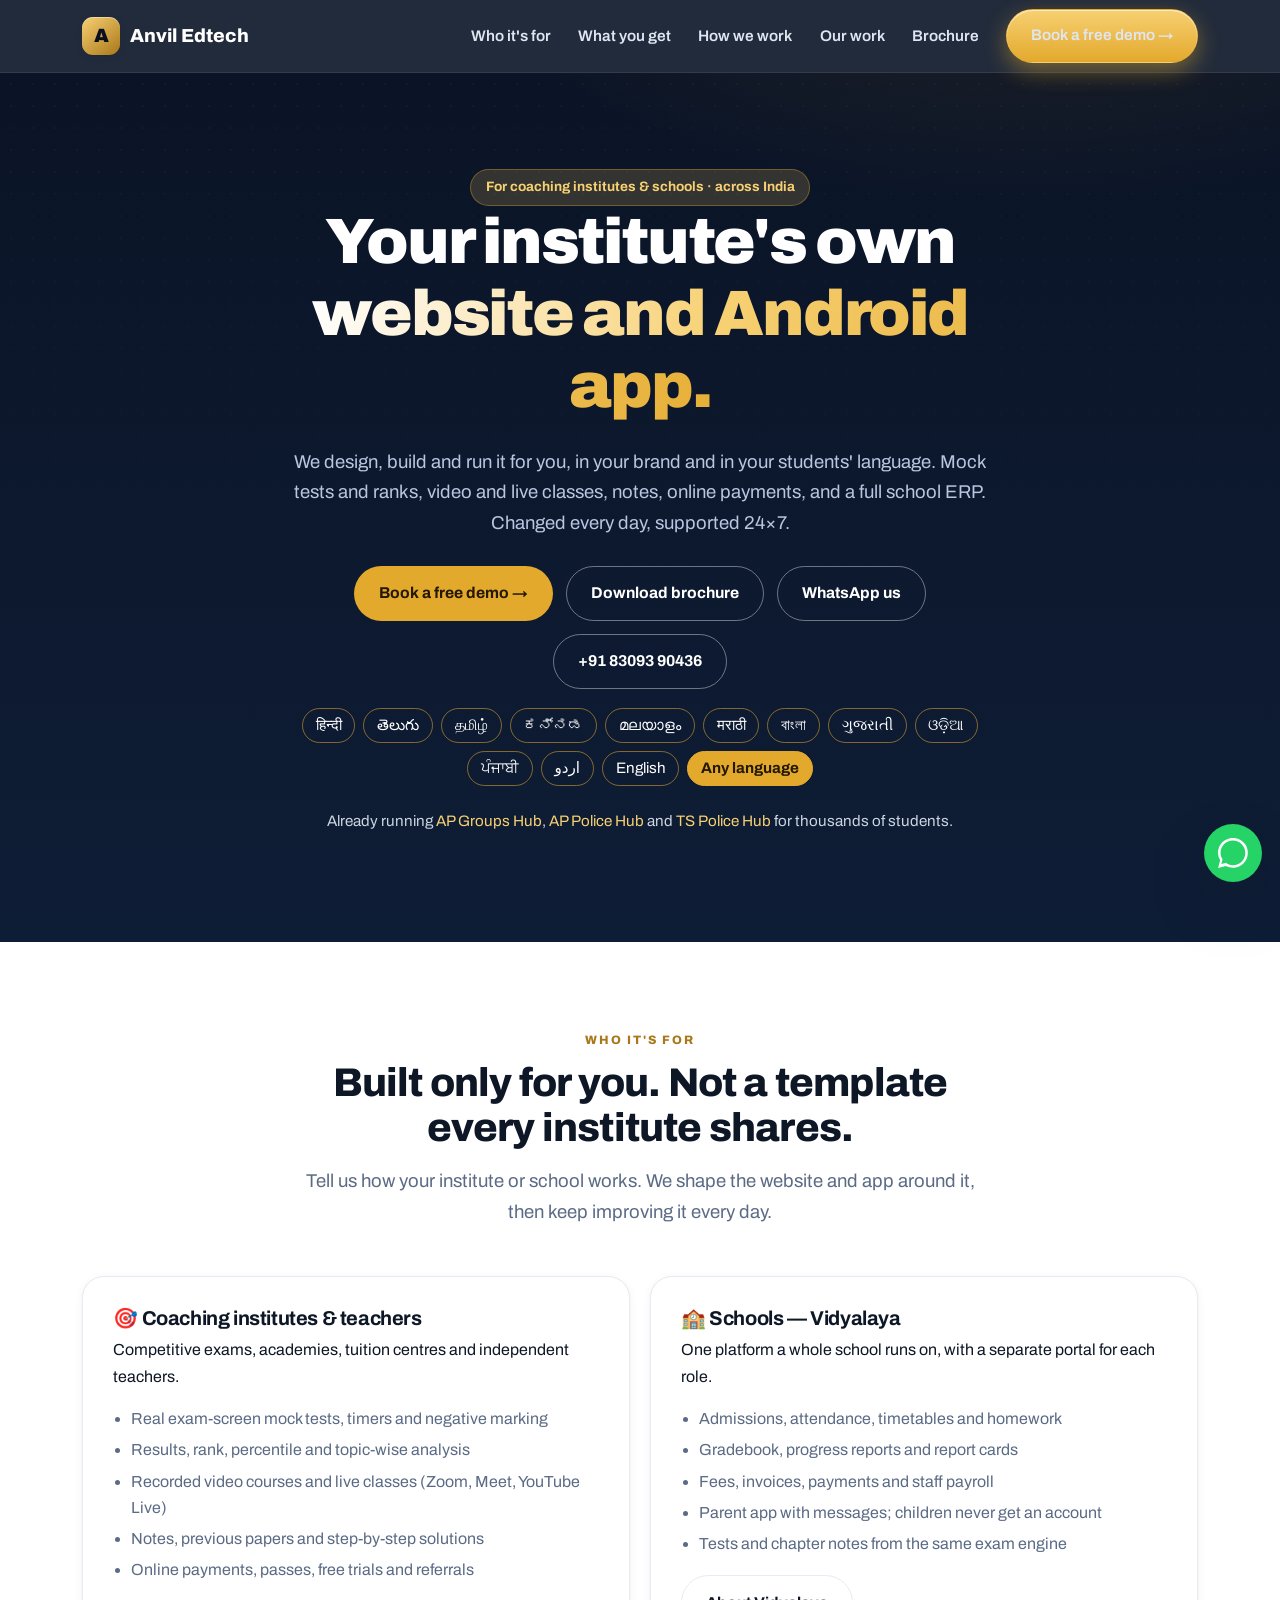
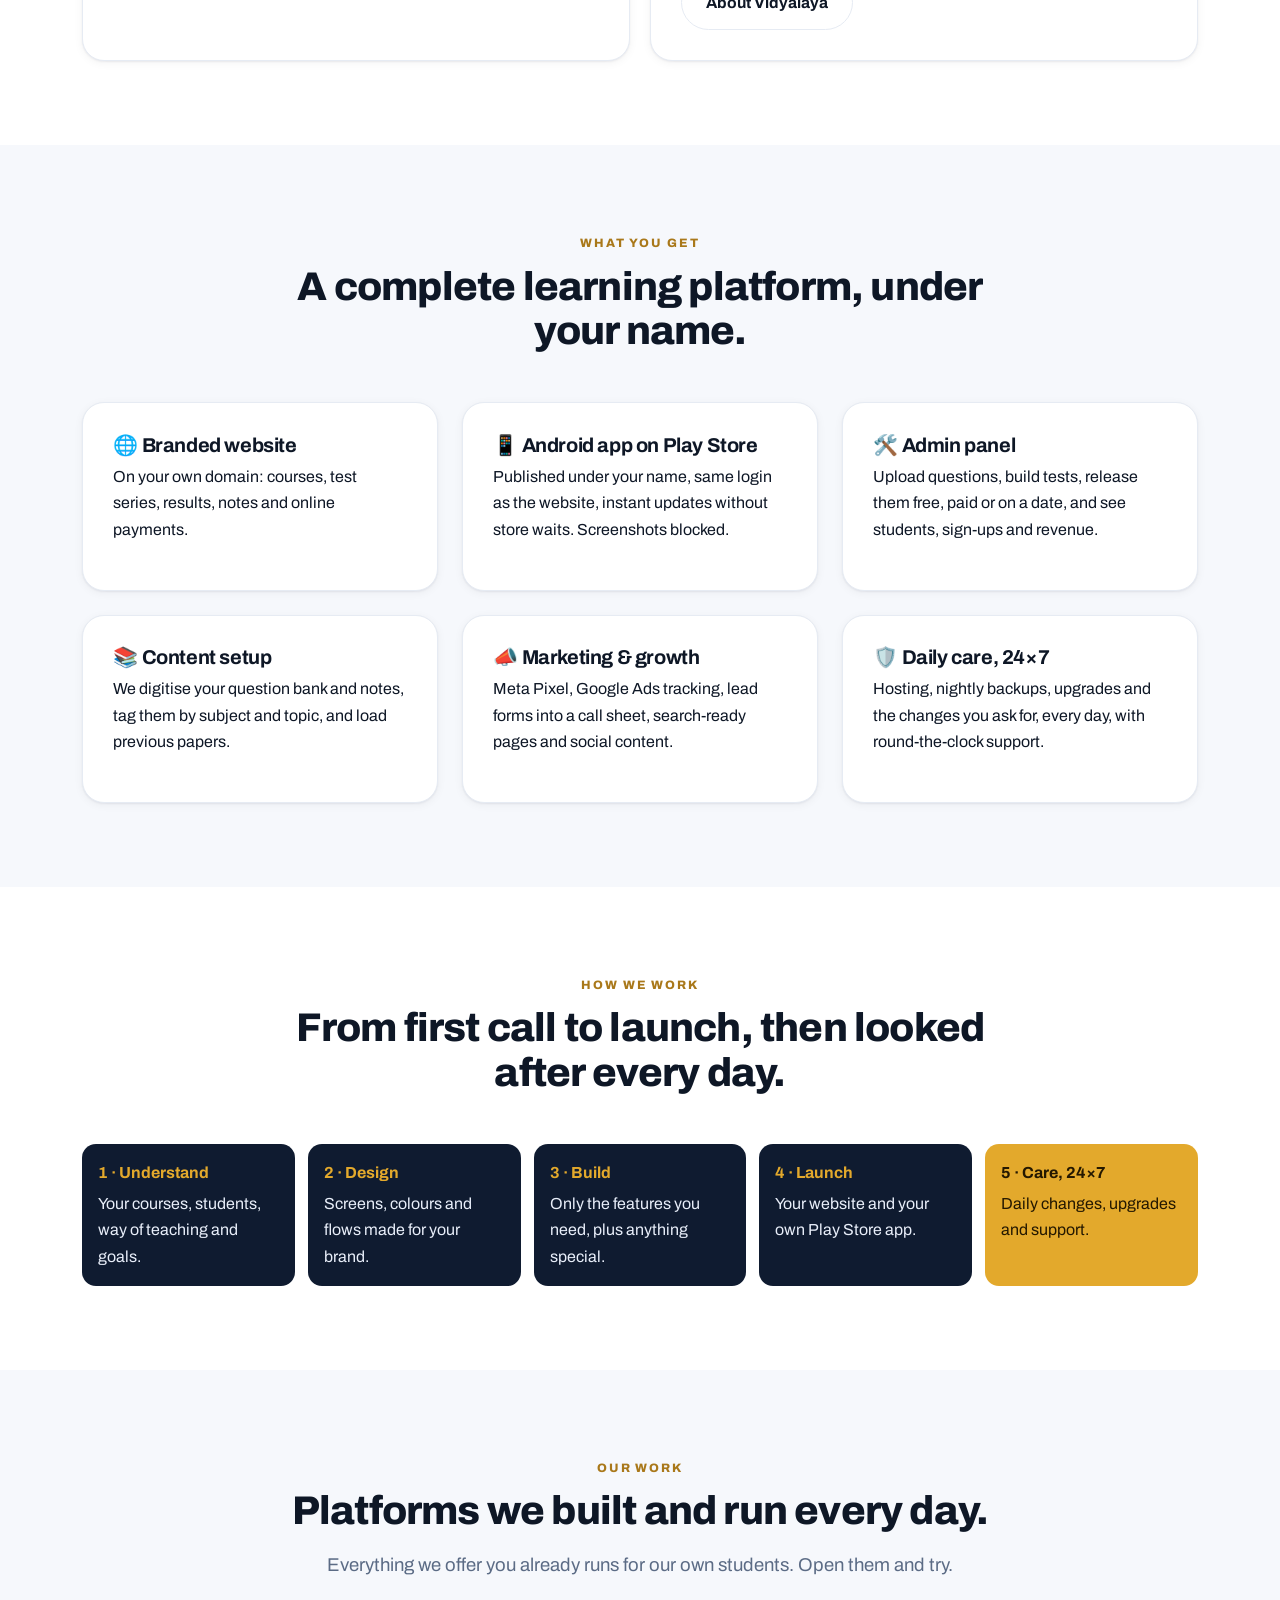
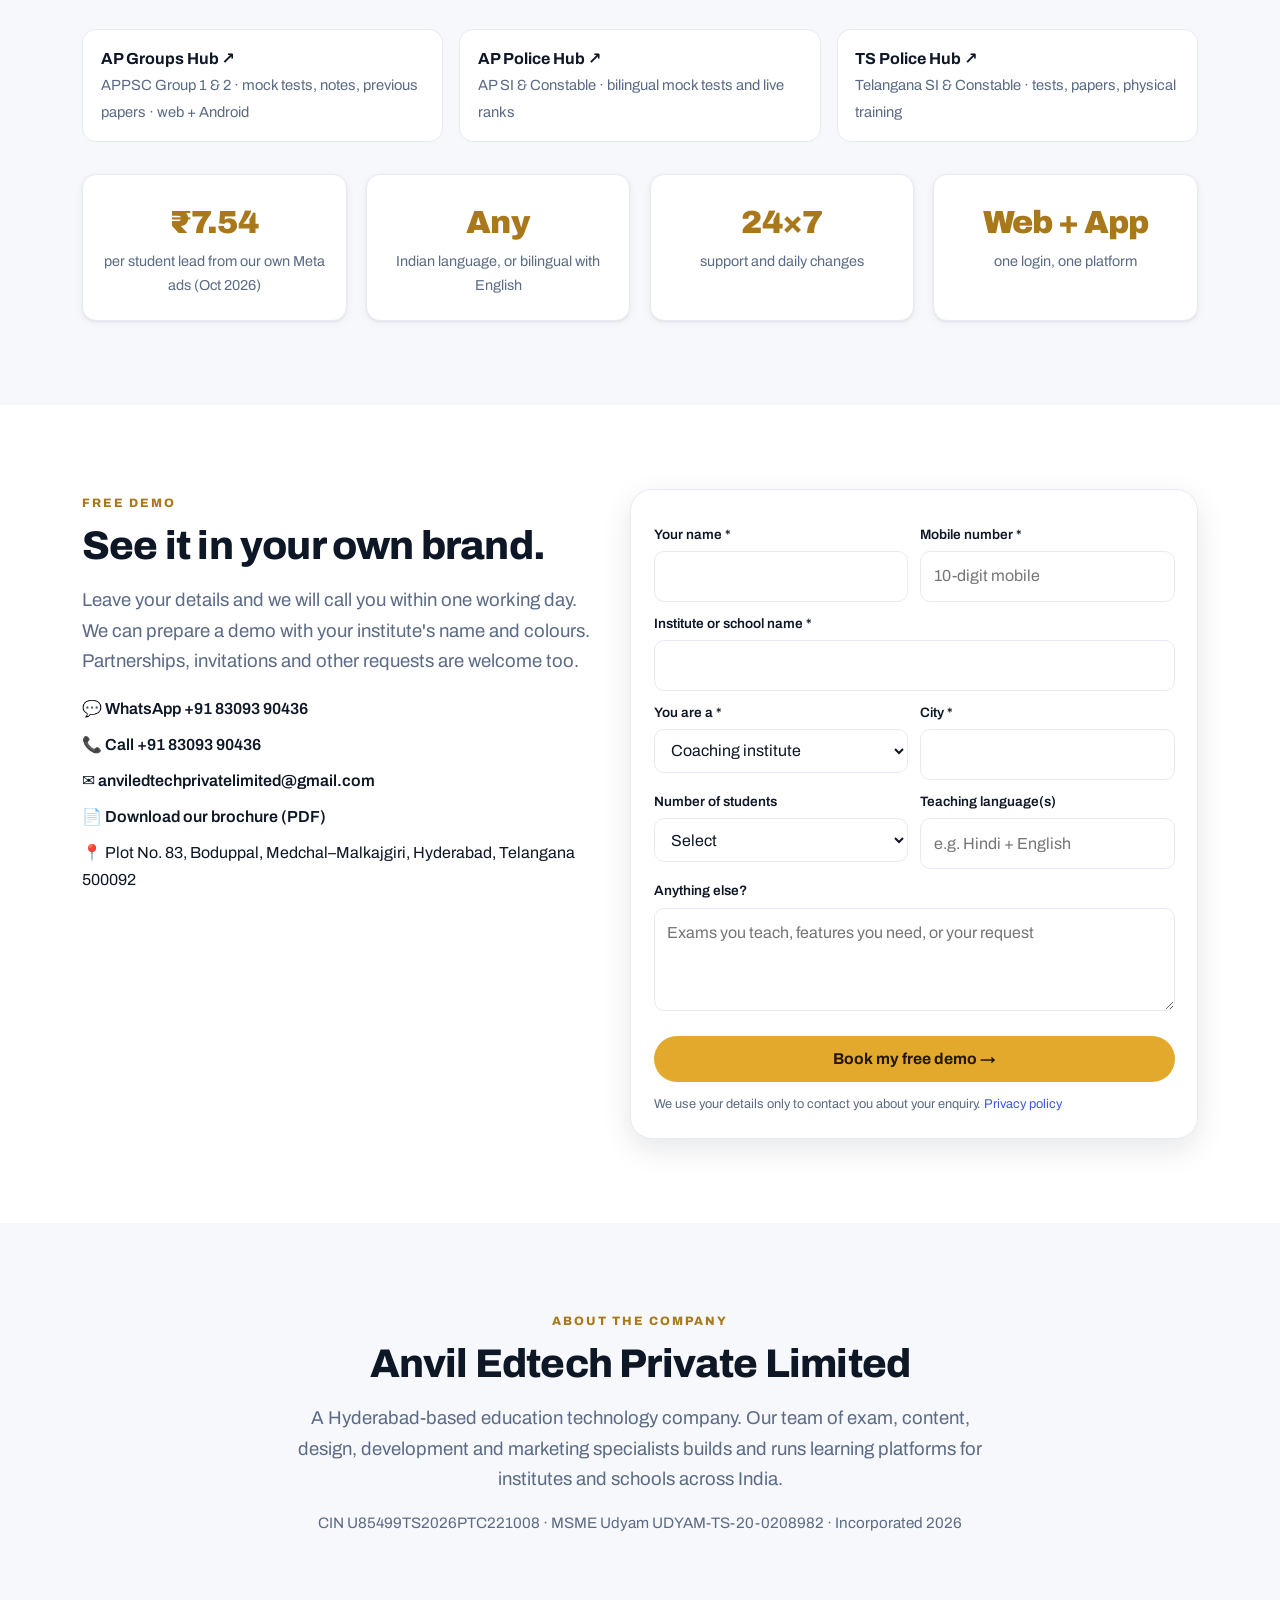
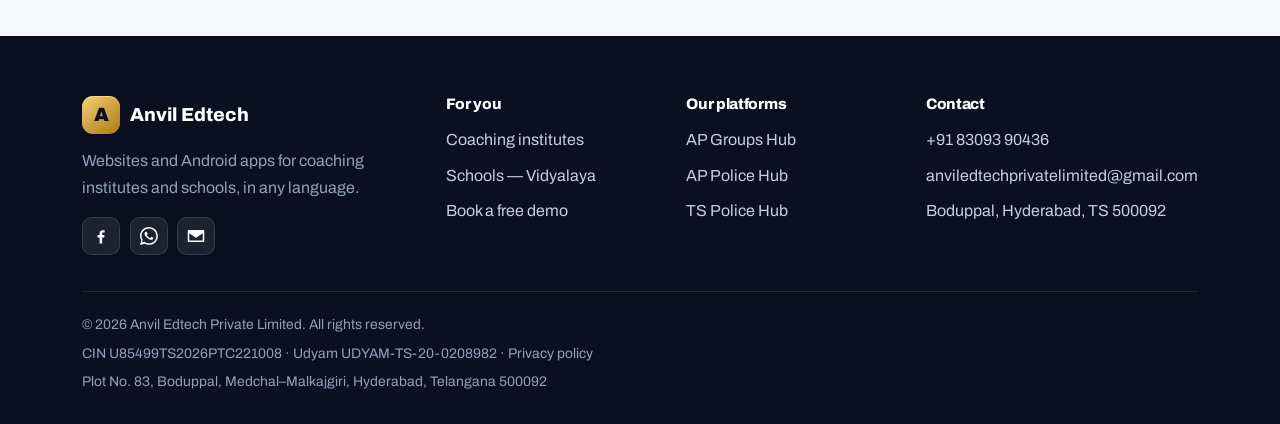
<file: index.html>
<!DOCTYPE html>
<html lang="en">
<head>
  <meta charset="UTF-8" />
  <meta name="viewport" content="width=device-width, initial-scale=1.0" />
  <title>Anvil Edtech — Websites &amp; Android apps for coaching institutes and schools</title>
  <meta name="description" content="Anvil Edtech builds and runs your coaching institute's or school's own website and Android app: mock tests, ranks, video and live classes, notes, payments, school ERP. Any Indian language or English, in your brand. Changed every day, supported 24x7." />
  <link rel="canonical" href="https://anviledtech.com/" />
  <meta name="theme-color" content="#0b1220" />
  <!-- Open Graph / social preview -->
  <meta property="og:type" content="website" />
  <meta property="og:site_name" content="Anvil Edtech" />
  <meta property="og:title" content="Your institute's own website and Android app — Anvil Edtech" />
  <meta property="og:description" content="Custom-built for coaching institutes and schools, in any Indian language. Tests, video and live classes, notes, payments, school ERP. Changed every day, supported 24x7. Book a free demo." />
  <meta property="og:url" content="https://anviledtech.com/" />
  <meta property="og:image" content="https://anviledtech.com/assets/img/og-cover.png" />
  <meta property="og:image:width" content="1640" />
  <meta property="og:image:height" content="624" />
  <meta name="twitter:card" content="summary_large_image" />
  <meta name="twitter:title" content="Your institute's own website and Android app — Anvil Edtech" />
  <meta name="twitter:description" content="Custom-built for coaching institutes and schools, in any Indian language. Book a free demo." />
  <meta name="twitter:image" content="https://anviledtech.com/assets/img/og-cover.png" />
  <!-- Organization structured data -->
  <script type="application/ld+json">
  {
    "@context": "https://schema.org",
    "@type": "Organization",
    "name": "Anvil Edtech Private Limited",
    "alternateName": "Anvil Edtech",
    "url": "https://anviledtech.com/",
    "logo": "https://anviledtech.com/assets/img/anvil-mark.png",
    "description": "Anvil Edtech builds and runs custom websites and Android apps for coaching institutes and schools across India, in any Indian language or English, maintained every day and supported 24x7.",
    "email": "anviledtechprivatelimited@gmail.com",
    "telephone": "+91-83093-90436",
    "address": {
      "@type": "PostalAddress",
      "streetAddress": "Plot No. 83, Boduppal, Medchal-Malkajgiri",
      "addressLocality": "Hyderabad",
      "addressRegion": "Telangana",
      "postalCode": "500092",
      "addressCountry": "IN"
    },
    "areaServed": "IN",
    "sameAs": [
      "https://www.facebook.com/profile.php?id=61595904179043"
    ]
  }
  </script>
  <link rel="preconnect" href="https://fonts.googleapis.com" />
  <link rel="preconnect" href="https://fonts.gstatic.com" crossorigin />
  <link href="https://fonts.googleapis.com/css2?family=Archivo:wght@400;500;600;700;800;900&family=Noto+Sans+Telugu:wght@400;600;700&display=swap" rel="stylesheet" />
  <link rel="stylesheet" href="assets/css/style.css?v=6" />
  <link rel="stylesheet" href="assets/css/leads.css?v=1" />
  <link rel="icon" href="data:image/svg+xml,%3Csvg xmlns='http://www.w3.org/2000/svg' viewBox='0 0 100 100'%3E%3Crect width='100' height='100' rx='22' fill='%230a1020'/%3E%3Ctext x='50' y='72' font-size='62' font-family='sans-serif' font-weight='bold' fill='%23e8b23a' text-anchor='middle'%3EA%3C/text%3E%3C/svg%3E" />
  <script src="assets/js/config.js?v=2"></script>
  <script src="assets/js/leads.js?v=2" defer></script>
</head>
<body>
  <noscript><img height="1" width="1" style="display:none" alt="" src="https://www.facebook.com/tr?id=2990692574613458&ev=PageView&noscript=1" /></noscript>

  <!-- ============ HEADER ============ -->
  <header class="site-header">
    <div class="container nav">
      <a href="index.html" class="brand">
        <span class="logo-mark">A</span><span>Anvil Edtech</span>
      </a>
      <button class="nav-toggle" aria-label="Toggle menu" id="navToggle">&#9776;</button>
      <ul class="nav-links" id="navLinks">
        <li><a href="#for-you">Who it's for</a></li>
        <li><a href="#what-you-get">What you get</a></li>
        <li><a href="#how">How we work</a></li>
        <li><a href="#work">Our work</a></li>
        <li><a href="brochure/">Brochure</a></li>
        <li><a href="#demo" class="btn btn-primary">Book a free demo &rarr;</a></li>
      </ul>
    </div>
  </header>

  <!-- ============ HERO ============ -->
  <section class="hero-dark">
    <div class="container">
      <div class="section-head center" style="margin-bottom: 1rem;">
        <span class="tag">For coaching institutes &amp; schools · across India</span>
        <h1>Your institute's own<br /><span class="grad-text">website and Android app.</span></h1>
        <p class="lead">We design, build and run it for you, in your brand and in your students' language. Mock tests and ranks, video and live classes, notes, online payments, and a full school ERP. Changed every day, supported 24×7.</p>
        <div class="hero-actions" style="justify-content: center;">
          <a href="#demo" class="btn btn-accent">Book a free demo &rarr;</a>
          <a href="brochure/" class="btn btn-outline-light">Download brochure</a>
          <a data-wa="Hi Anvil Edtech, I want a demo of a website and app for my institute." href="#demo" class="btn btn-outline-light">WhatsApp us</a>
          <a data-tel data-fill href="#demo" class="btn btn-outline-light">+91 83093 90436</a>
        </div>
        <div class="lang-row" style="justify-content: center;" aria-label="Languages we build in">
          <span lang="hi">हिन्दी</span><span lang="te">తెలుగు</span><span lang="ta">தமிழ்</span><span lang="kn">ಕನ್ನಡ</span><span lang="ml">മലയാളം</span><span lang="mr">मराठी</span><span lang="bn">বাংলা</span><span lang="gu">ગુજરાતી</span><span lang="or">ଓଡ଼ିଆ</span><span lang="pa">ਪੰਜਾਬੀ</span><span lang="ur">اردو</span><span>English</span><span class="any">Any language</span>
        </div>
        <p style="margin-top: 1.4rem; color: #cbd5e1; font-size: .95rem;">Already running <a href="https://apgroupshub.com/" target="_blank" rel="noopener" style="color:#f7d072;">AP Groups Hub</a>, <a href="https://appolicehub.com/" target="_blank" rel="noopener" style="color:#f7d072;">AP Police Hub</a> and <a href="https://tspolicehub.com/" target="_blank" rel="noopener" style="color:#f7d072;">TS Police Hub</a> for thousands of students.</p>
      </div>
    </div>
  </section>

  <!-- ============ WHO IT'S FOR ============ -->
  <section class="section" id="for-you">
    <div class="container">
      <div class="section-head center">
        <span class="eyebrow">Who it's for</span>
        <h2>Built only for you. Not a template every institute shares.</h2>
        <p class="lead">Tell us how your institute or school works. We shape the website and app around it, then keep improving it every day.</p>
      </div>
      <div class="audience">
        <div class="panel reveal">
          <h3>🎯 Coaching institutes &amp; teachers</h3>
          <p>Competitive exams, academies, tuition centres and independent teachers.</p>
          <ul>
            <li>Real exam-screen mock tests, timers and negative marking</li>
            <li>Results, rank, percentile and topic-wise analysis</li>
            <li>Recorded video courses and live classes (Zoom, Meet, YouTube Live)</li>
            <li>Notes, previous papers and step-by-step solutions</li>
            <li>Online payments, passes, free trials and referrals</li>
          </ul>
        </div>
        <div class="panel reveal">
          <h3>🏫 Schools — Vidyalaya</h3>
          <p>One platform a whole school runs on, with a separate portal for each role.</p>
          <ul>
            <li>Admissions, attendance, timetables and homework</li>
            <li>Gradebook, progress reports and report cards</li>
            <li>Fees, invoices, payments and staff payroll</li>
            <li>Parent app with messages; children never get an account</li>
            <li>Tests and chapter notes from the same exam engine</li>
          </ul>
          <a href="products/vidyalaya.html" class="btn btn-ghost" style="margin-top: .8rem;">About Vidyalaya</a>
        </div>
      </div>
    </div>
  </section>

  <!-- ============ WHAT YOU GET ============ -->
  <section class="section section-alt" id="what-you-get">
    <div class="container">
      <div class="section-head center">
        <span class="eyebrow">What you get</span>
        <h2>A complete learning platform, under your name.</h2>
      </div>
      <div class="grid grid-3">
        <div class="panel reveal"><h3>🌐 Branded website</h3><p>On your own domain: courses, test series, results, notes and online payments.</p></div>
        <div class="panel reveal"><h3>📱 Android app on Play Store</h3><p>Published under your name, same login as the website, instant updates without store waits. Screenshots blocked.</p></div>
        <div class="panel reveal"><h3>🛠️ Admin panel</h3><p>Upload questions, build tests, release them free, paid or on a date, and see students, sign-ups and revenue.</p></div>
        <div class="panel reveal"><h3>📚 Content setup</h3><p>We digitise your question bank and notes, tag them by subject and topic, and load previous papers.</p></div>
        <div class="panel reveal"><h3>📣 Marketing &amp; growth</h3><p>Meta Pixel, Google Ads tracking, lead forms into a call sheet, search-ready pages and social content.</p></div>
        <div class="panel reveal"><h3>🛡️ Daily care, 24×7</h3><p>Hosting, nightly backups, upgrades and the changes you ask for, every day, with round-the-clock support.</p></div>
      </div>
    </div>
  </section>

  <!-- ============ HOW WE WORK ============ -->
  <section class="section" id="how">
    <div class="container">
      <div class="section-head center">
        <span class="eyebrow">How we work</span>
        <h2>From first call to launch, then looked after every day.</h2>
      </div>
      <div class="steps">
        <div class="step reveal"><b>1 · Understand</b>Your courses, students, way of teaching and goals.</div>
        <div class="step reveal"><b>2 · Design</b>Screens, colours and flows made for your brand.</div>
        <div class="step reveal"><b>3 · Build</b>Only the features you need, plus anything special.</div>
        <div class="step reveal"><b>4 · Launch</b>Your website and your own Play Store app.</div>
        <div class="step reveal"><b>5 · Care, 24×7</b>Daily changes, upgrades and support.</div>
      </div>
    </div>
  </section>

  <!-- ============ OUR WORK ============ -->
  <section class="section section-alt" id="work">
    <div class="container">
      <div class="section-head center">
        <span class="eyebrow">Our work</span>
        <h2>Platforms we built and run every day.</h2>
        <p class="lead">Everything we offer you already runs for our own students. Open them and try.</p>
      </div>
      <div class="proof">
        <a href="https://apgroupshub.com/" target="_blank" rel="noopener" class="reveal"><b>AP Groups Hub ↗</b><span>APPSC Group 1 &amp; 2 · mock tests, notes, previous papers · web + Android</span></a>
        <a href="https://appolicehub.com/" target="_blank" rel="noopener" class="reveal"><b>AP Police Hub ↗</b><span>AP SI &amp; Constable · bilingual mock tests and live ranks</span></a>
        <a href="https://tspolicehub.com/" target="_blank" rel="noopener" class="reveal"><b>TS Police Hub ↗</b><span>Telangana SI &amp; Constable · tests, papers, physical training</span></a>
      </div>
      <div class="kpis" style="margin-top: 2rem;">
        <div class="kpi-card reveal"><div class="n">₹7.54</div><div class="l">per student lead from our own Meta ads (Oct 2026)</div></div>
        <div class="kpi-card reveal"><div class="n">Any</div><div class="l">Indian language, or bilingual with English</div></div>
        <div class="kpi-card reveal"><div class="n">24×7</div><div class="l">support and daily changes</div></div>
        <div class="kpi-card reveal"><div class="n">Web + App</div><div class="l">one login, one platform</div></div>
      </div>
    </div>
  </section>

  <!-- ============ DEMO FORM ============ -->
  <section class="section" id="demo">
    <div class="container demo-wrap">
      <div class="reveal">
        <span class="eyebrow">Free demo</span>
        <h2>See it in your own brand.</h2>
        <p class="lead">Leave your details and we will call you within one working day. We can prepare a demo with your institute's name and colours. Partnerships, invitations and other requests are welcome too.</p>
        <ul class="contact-list">
          <li>💬 <a data-wa="Hi Anvil Edtech, I want a demo of a website and app for my institute." href="#demo">WhatsApp +91 83093 90436</a></li>
          <li>📞 <a data-tel href="#demo">Call +91 83093 90436</a></li>
          <li>✉ <a data-mail="Enquiry from anviledtech.com" data-fill href="#demo">anviledtechprivatelimited@gmail.com</a></li>
          <li>📄 <a href="brochure/">Download our brochure (PDF)</a></li>
          <li>📍 Plot No. 83, Boduppal, Medchal–Malkajgiri, Hyderabad, Telangana 500092</li>
        </ul>
      </div>
      <form class="demo-form reveal" id="demoForm" novalidate>
        <div class="row">
          <div><label for="f-name">Your name *</label><input id="f-name" name="name" required autocomplete="name" /></div>
          <div><label for="f-phone">Mobile number *</label><input id="f-phone" name="phone" required inputmode="tel" autocomplete="tel" placeholder="10-digit mobile" /></div>
        </div>
        <label for="f-inst">Institute or school name *</label>
        <input id="f-inst" name="institute" required autocomplete="organization" />
        <div class="row">
          <div>
            <label for="f-type">You are a *</label>
            <select id="f-type" name="type" required>
              <option>Coaching institute</option>
              <option>School</option>
              <option>Independent teacher</option>
              <option>Academy / college</option>
              <option>Partnership or other request</option>
            </select>
          </div>
          <div><label for="f-city">City *</label><input id="f-city" name="city" required autocomplete="address-level2" /></div>
        </div>
        <div class="row">
          <div>
            <label for="f-students">Number of students</label>
            <select id="f-students" name="students">
              <option value="">Select</option><option>Under 100</option><option>100–500</option><option>500–2,000</option><option>2,000+</option>
            </select>
          </div>
          <div><label for="f-lang">Teaching language(s)</label><input id="f-lang" name="languages" placeholder="e.g. Hindi + English" /></div>
        </div>
        <label for="f-msg">Anything else?</label>
        <textarea id="f-msg" name="message" rows="3" placeholder="Exams you teach, features you need, or your request"></textarea>
        <button type="submit" class="btn btn-accent">Book my free demo &rarr;</button>
        <p class="form-status" id="demoStatus" role="status" aria-live="polite"></p>
        <p class="fine">We use your details only to contact you about your enquiry. <a href="privacy.html">Privacy policy</a></p>
      </form>
    </div>
  </section>

  <!-- ============ ABOUT ============ -->
  <section class="section section-alt" id="about">
    <div class="container">
      <div class="section-head center" style="margin-bottom: 0;">
        <span class="eyebrow">About the company</span>
        <h2>Anvil Edtech Private Limited</h2>
        <p class="lead">A Hyderabad-based education technology company. Our team of exam, content, design, development and marketing specialists builds and runs learning platforms for institutes and schools across India.</p>
        <p style="color: var(--muted); font-size: .95rem;">CIN U85499TS2026PTC221008 · MSME Udyam UDYAM-TS-20-0208982 · Incorporated 2026</p>
      </div>
    </div>
  </section>

  <!-- ============ FOOTER ============ -->
  <footer class="site-footer">
    <div class="container">
      <div class="footer-grid">
        <div>
          <a href="index.html" class="brand" style="color:#fff;"><span class="logo-mark">A</span><span>Anvil Edtech</span></a>
          <p style="margin-top: .9rem; color: #8ea0bd; max-width: 34ch;">Websites and Android apps for coaching institutes and schools, in any language.</p>
          <div class="socials">
            <a href="https://www.facebook.com/profile.php?id=61595904179043" target="_blank" rel="noopener" aria-label="Facebook" title="Facebook">
              <svg viewBox="0 0 24 24"><path d="M13.5 22v-8h2.7l.4-3.2h-3.1V8.8c0-.9.3-1.6 1.6-1.6h1.7V4.4c-.3 0-1.3-.1-2.5-.1-2.5 0-4.1 1.5-4.1 4.2v2.3H7.4V14h2.8v8h3.3z"/></svg>
            </a>
            <a data-wa href="#demo" aria-label="WhatsApp" title="WhatsApp">
              <svg viewBox="0 0 24 24"><path d="M.06 24l1.68-6.13A11.9 11.9 0 010 11.9C0 5.33 5.35 0 11.93 0a11.86 11.86 0 018.42 3.49 11.8 11.8 0 013.49 8.41c0 6.57-5.35 11.9-11.93 11.9a12 12 0 01-5.7-1.45L.06 24zm6.6-3.8c1.7.98 3.3 1.56 5.27 1.56 5.45 0 9.9-4.42 9.9-9.86a9.82 9.82 0 00-2.9-6.99 9.82 9.82 0 00-6.99-2.9c-5.46 0-9.9 4.43-9.9 9.88 0 2.08.6 3.63 1.62 5.26l-.99 3.62 3.9-1.02zm11.3-5.7c-.08-.12-.27-.2-.56-.34s-1.75-.86-2.02-.96c-.27-.1-.47-.15-.66.15s-.76.95-.93 1.15c-.17.2-.34.22-.63.08a8.1 8.1 0 01-2.38-1.47 9 9 0 01-1.65-2.05c-.17-.3-.02-.46.13-.6.13-.14.3-.34.44-.51.15-.17.2-.3.3-.5.1-.2.05-.37-.02-.51-.08-.15-.66-1.6-.9-2.18-.24-.58-.48-.5-.66-.5l-.57-.02c-.2 0-.5.08-.77.37s-1 .98-1 2.4 1.02 2.79 1.17 2.98c.15.2 2 3.05 4.85 4.28.68.3 1.2.47 1.62.6.68.22 1.3.18 1.79.11.55-.08 1.75-.71 2-1.4.24-.7.24-1.28.17-1.4z"/></svg>
            </a>
            <a data-mail href="#demo" aria-label="Email" title="Email">
              <svg viewBox="0 0 24 24"><path d="M2 4h20a1 1 0 011 1v14a1 1 0 01-1 1H2a1 1 0 01-1-1V5a1 1 0 011-1zm10 7.5L3.5 6h17L12 11.5zM3 8.2V18h18V8.2l-8.4 5.8a1 1 0 01-1.2 0L3 8.2z"/></svg>
            </a>
          </div>
        </div>
        <div>
          <h4>For you</h4>
          <ul class="footer-links">
            <li><a href="#for-you">Coaching institutes</a></li>
            <li><a href="products/vidyalaya.html">Schools — Vidyalaya</a></li>
            <li><a href="#demo">Book a free demo</a></li>
          </ul>
        </div>
        <div>
          <h4>Our platforms</h4>
          <ul class="footer-links">
            <li><a href="https://apgroupshub.com/" target="_blank" rel="noopener">AP Groups Hub</a></li>
            <li><a href="https://appolicehub.com/" target="_blank" rel="noopener">AP Police Hub</a></li>
            <li><a href="products/ts-police-hub.html">TS Police Hub</a></li>
          </ul>
        </div>
        <div>
          <h4>Contact</h4>
          <ul class="footer-links">
            <li><a data-tel data-fill href="#demo">+91 83093 90436</a></li>
            <li><a data-mail data-fill href="#demo">anviledtechprivatelimited@gmail.com</a></li>
            <li>Boduppal, Hyderabad, TS 500092</li>
          </ul>
        </div>
      </div>
      <div class="footer-bottom">
        <span>&copy; <span id="year"></span> Anvil Edtech Private Limited. All rights reserved.</span>
        <span>CIN U85499TS2026PTC221008 · Udyam UDYAM-TS-20-0208982 · <a href="privacy.html" style="color:inherit;">Privacy policy</a></span>
        <span>Plot No. 83, Boduppal, Medchal–Malkajgiri, Hyderabad, Telangana 500092</span>
      </div>
    </div>
  </footer>

  <a class="wa-float" data-wa="Hi Anvil Edtech, I want a demo of a website and app for my institute." href="#demo" aria-label="Chat on WhatsApp">
    <svg viewBox="0 0 24 24"><path d="M.06 24l1.68-6.13A11.9 11.9 0 010 11.9C0 5.33 5.35 0 11.93 0a11.86 11.86 0 018.42 3.49 11.8 11.8 0 013.49 8.41c0 6.57-5.35 11.9-11.93 11.9a12 12 0 01-5.7-1.45L.06 24zm6.6-3.8c1.7.98 3.3 1.56 5.27 1.56 5.45 0 9.9-4.42 9.9-9.86a9.82 9.82 0 00-2.9-6.99 9.82 9.82 0 00-6.99-2.9c-5.46 0-9.9 4.43-9.9 9.88 0 2.08.6 3.63 1.62 5.26l-.99 3.62 3.9-1.02z"/></svg>
  </a>

  <script src="assets/js/main.js"></script>
</body>
</html>
</file>
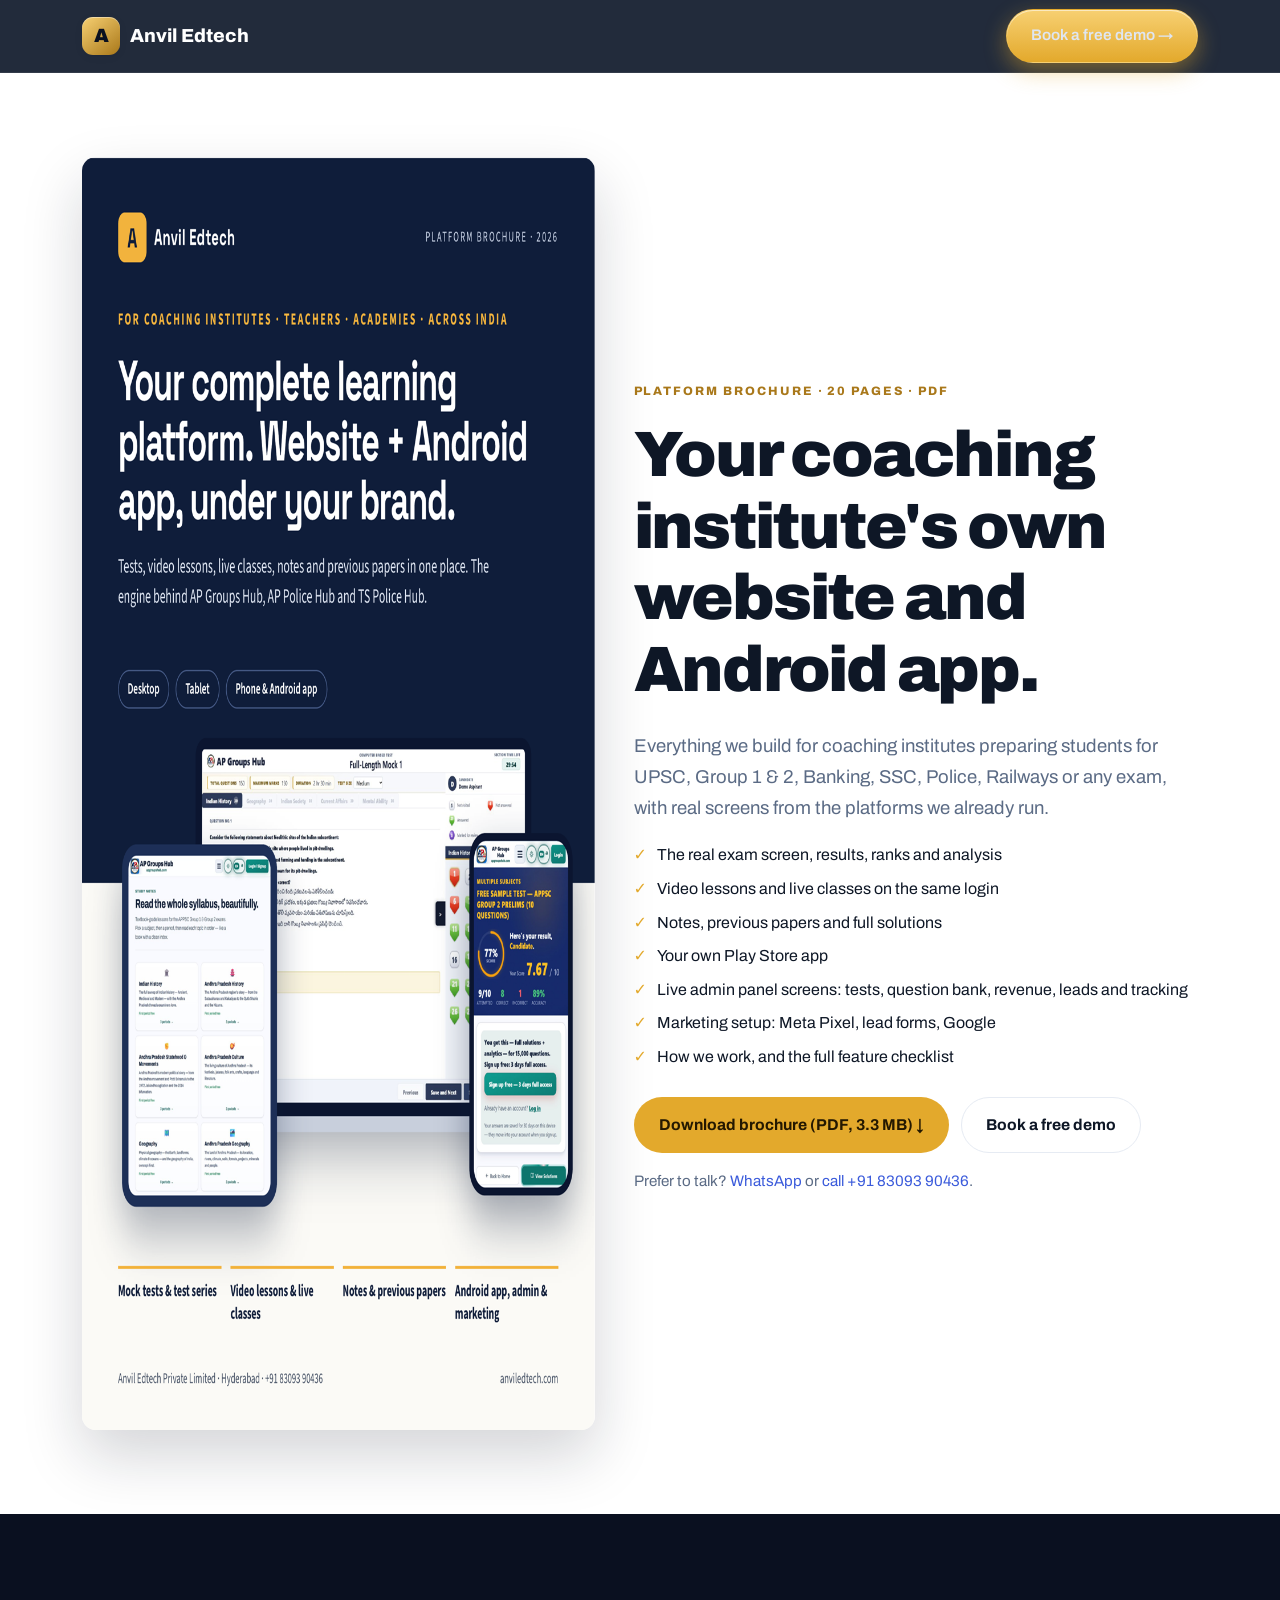
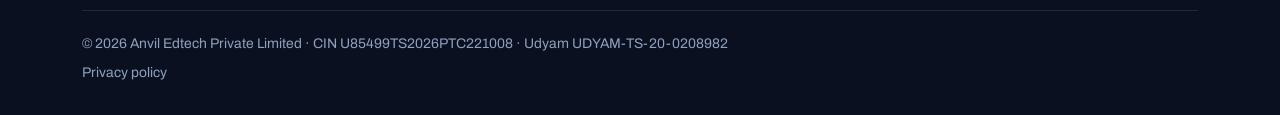
<file: brochure/index.html>
<!DOCTYPE html>
<html lang="en">
<head>
  <meta charset="UTF-8" />
  <meta name="viewport" content="width=device-width, initial-scale=1.0" />
  <title>Anvil Edtech platform brochure — websites &amp; apps for coaching institutes</title>
  <meta name="description" content="Download the Anvil Edtech brochure: your coaching institute's own website and Android app for UPSC, Groups, Banking, SSC, Police and any exam. Tests, live classes, notes, payments, admin panel. Run by us 24x7." />
  <link rel="canonical" href="https://anviledtech.com/brochure/" />
  <meta property="og:type" content="website" />
  <meta property="og:title" content="Anvil Edtech platform brochure (PDF, 20 pages)" />
  <meta property="og:description" content="Everything we build for coaching institutes: exam-screen tests, ranks, live classes, notes, your own Play Store app and admin panel." />
  <meta property="og:url" content="https://anviledtech.com/brochure/" />
  <meta property="og:image" content="https://anviledtech.com/brochure/cover.png" />
  <link rel="preconnect" href="https://fonts.googleapis.com" />
  <link rel="preconnect" href="https://fonts.gstatic.com" crossorigin />
  <link href="https://fonts.googleapis.com/css2?family=Archivo:wght@400;500;600;700;800;900&display=swap" rel="stylesheet" />
  <link rel="stylesheet" href="../assets/css/style.css?v=6" />
  <link rel="stylesheet" href="../assets/css/leads.css?v=1" />
  <style>
    .bro { display: grid; grid-template-columns: 1fr 1.1fr; gap: 2.4rem; align-items: center; }
    .bro img { width: 100%; border-radius: 14px; box-shadow: var(--shadow-lg); }
    .inside { list-style: none; padding: 0; margin: 1.2rem 0; display: grid; gap: .45rem; }
    .inside li::before { content: "✓"; color: var(--gold); font-weight: 800; margin-right: .6rem; }
    @media (max-width: 900px) { .bro { grid-template-columns: 1fr; } }
  </style>
  <script src="../assets/js/config.js?v=2"></script>
  <script src="../assets/js/leads.js?v=2" defer></script>
</head>
<body>
  <header class="site-header">
    <div class="container nav">
      <a href="../index.html" class="brand"><span class="logo-mark">A</span><span>Anvil Edtech</span></a>
      <ul class="nav-links" style="display:flex;">
        <li><a href="../index.html#demo" class="btn btn-primary">Book a free demo &rarr;</a></li>
      </ul>
    </div>
  </header>

  <section class="section">
    <div class="container bro">
      <a href="Anvil-Edtech-Brochure.pdf" data-brochure target="_blank" rel="noopener">
        <img src="cover.png" alt="Cover of the Anvil Edtech platform brochure" width="900" height="1273" />
      </a>
      <div>
        <span class="eyebrow">Platform brochure · 20 pages · PDF</span>
        <h1 style="margin-top:.4rem;">Your coaching institute's own website and Android app.</h1>
        <p class="lead">Everything we build for coaching institutes preparing students for UPSC, Group 1 &amp; 2, Banking, SSC, Police, Railways or any exam, with real screens from the platforms we already run.</p>
        <ul class="inside">
          <li>The real exam screen, results, ranks and analysis</li>
          <li>Video lessons and live classes on the same login</li>
          <li>Notes, previous papers and full solutions</li>
          <li>Your own Play Store app</li>
          <li>Live admin panel screens: tests, question bank, revenue, leads and tracking</li>
          <li>Marketing setup: Meta Pixel, lead forms, Google</li>
          <li>How we work, and the full feature checklist</li>
        </ul>
        <div class="hero-actions">
          <a href="Anvil-Edtech-Brochure.pdf" data-brochure class="btn btn-accent" download>Download brochure (PDF, 3.3 MB) &darr;</a>
          <a href="../index.html#demo" class="btn btn-ghost">Book a free demo</a>
        </div>
        <p style="margin-top:1rem;color:var(--muted);font-size:.95rem;">Prefer to talk? <a data-wa="Hi Anvil Edtech, I read your brochure and want a demo for my coaching institute." href="#">WhatsApp</a> or <a data-tel href="#">call +91 83093 90436</a>.</p>
      </div>
    </div>
  </section>

  <footer class="site-footer">
    <div class="container">
      <div class="footer-bottom">
        <span>&copy; 2026 Anvil Edtech Private Limited · CIN U85499TS2026PTC221008 · Udyam UDYAM-TS-20-0208982</span>
        <span><a href="../privacy.html" style="color:inherit;">Privacy policy</a></span>
      </div>
    </div>
  </footer>
</body>
</html>
</file>
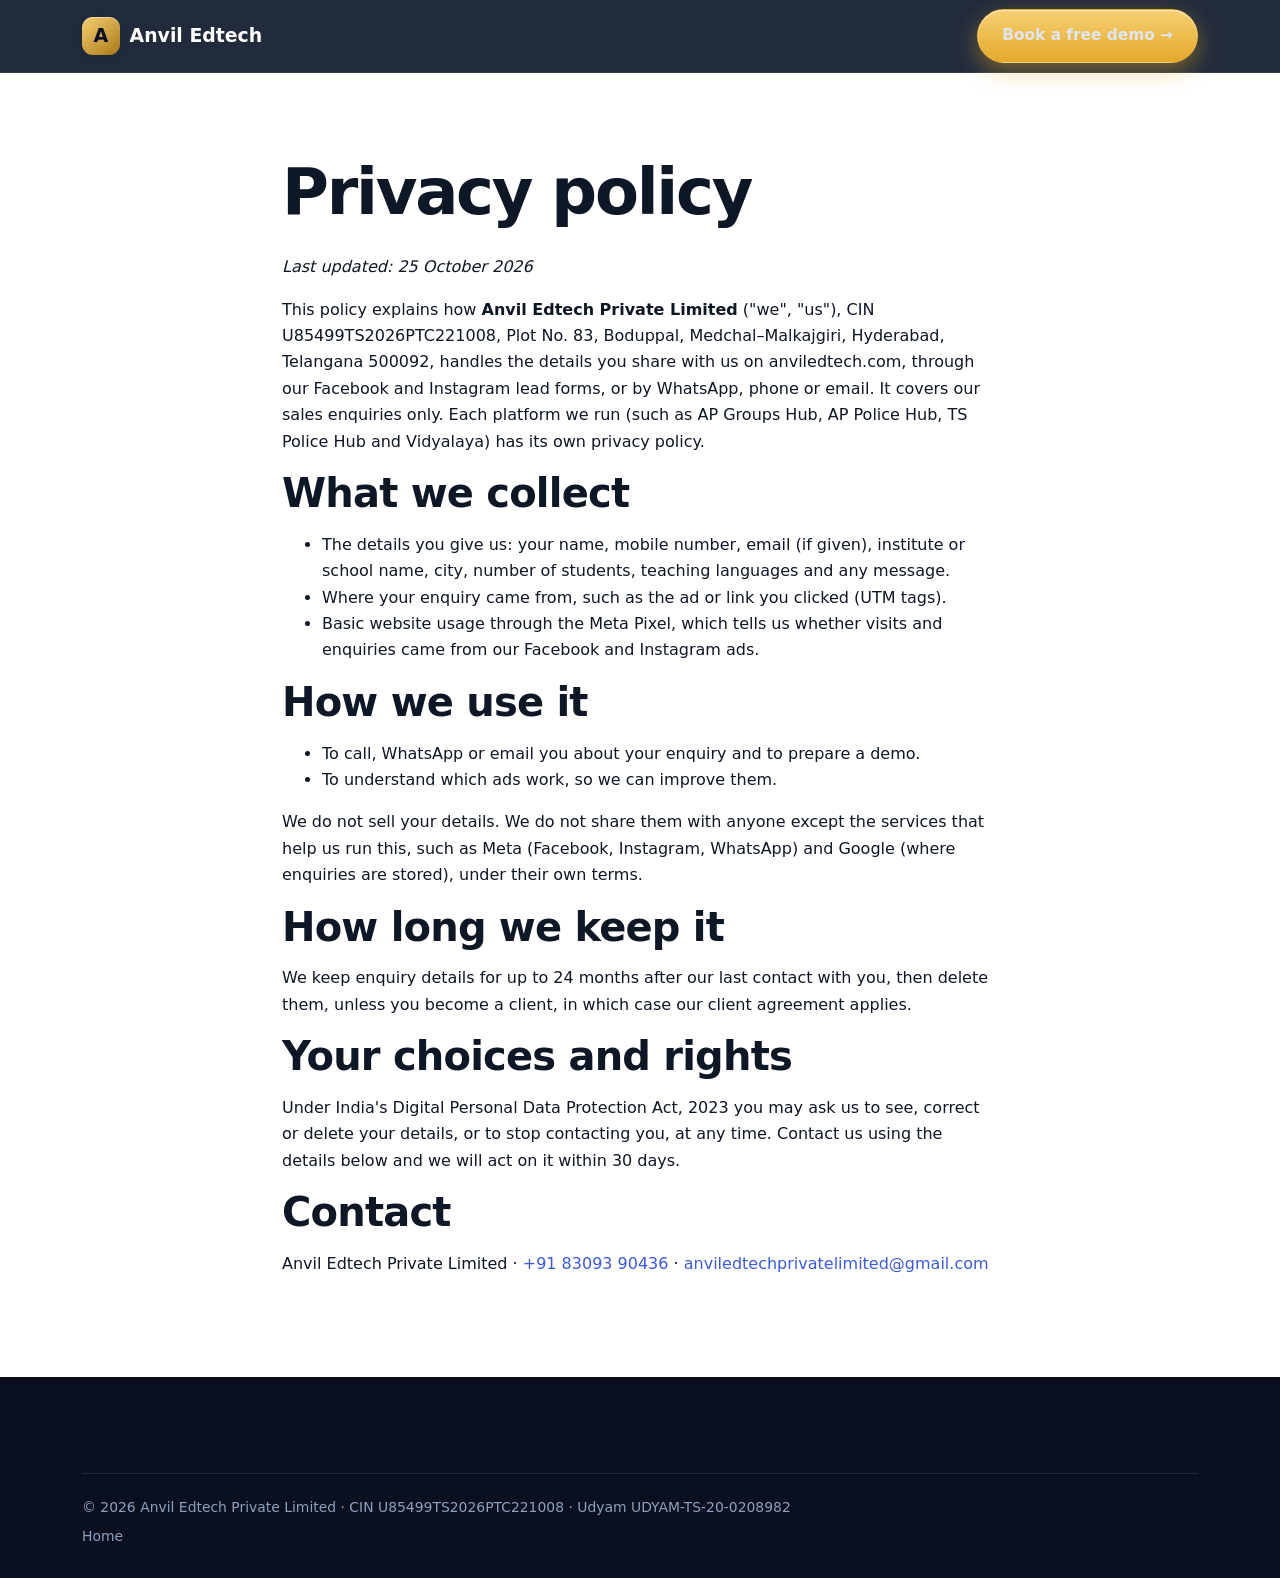
<file: privacy.html>
<!DOCTYPE html>
<html lang="en">
<head>
  <meta charset="UTF-8" />
  <meta name="viewport" content="width=device-width, initial-scale=1.0" />
  <title>Privacy policy — Anvil Edtech</title>
  <meta name="description" content="How Anvil Edtech Private Limited collects and uses the details you share when you ask for a demo or contact us." />
  <link rel="canonical" href="https://anviledtech.com/privacy.html" />
  <link rel="stylesheet" href="assets/css/style.css?v=6" />
  <script src="assets/js/config.js?v=2"></script>
  <script src="assets/js/leads.js?v=2" defer></script>
</head>
<body>
  <header class="site-header">
    <div class="container nav">
      <a href="index.html" class="brand"><span class="logo-mark">A</span><span>Anvil Edtech</span></a>
      <ul class="nav-links" style="display:flex;">
        <li><a href="index.html#demo" class="btn btn-primary">Book a free demo &rarr;</a></li>
      </ul>
    </div>
  </header>

  <section class="section">
    <div class="container" style="max-width: 760px;">
      <h1>Privacy policy</h1>
      <p><em>Last updated: 25 October 2026</em></p>

      <p>This policy explains how <strong>Anvil Edtech Private Limited</strong> ("we", "us"), CIN U85499TS2026PTC221008,
      Plot No. 83, Boduppal, Medchal–Malkajgiri, Hyderabad, Telangana 500092, handles the details you share with us
      on anviledtech.com, through our Facebook and Instagram lead forms, or by WhatsApp, phone or email. It covers
      our sales enquiries only. Each platform we run (such as AP Groups Hub, AP Police Hub, TS Police Hub and
      Vidyalaya) has its own privacy policy.</p>

      <h2>What we collect</h2>
      <ul>
        <li>The details you give us: your name, mobile number, email (if given), institute or school name, city,
          number of students, teaching languages and any message.</li>
        <li>Where your enquiry came from, such as the ad or link you clicked (UTM tags).</li>
        <li>Basic website usage through the Meta Pixel, which tells us whether visits and enquiries came from our
          Facebook and Instagram ads.</li>
      </ul>

      <h2>How we use it</h2>
      <ul>
        <li>To call, WhatsApp or email you about your enquiry and to prepare a demo.</li>
        <li>To understand which ads work, so we can improve them.</li>
      </ul>
      <p>We do not sell your details. We do not share them with anyone except the services that help us run this,
      such as Meta (Facebook, Instagram, WhatsApp) and Google (where enquiries are stored), under their own terms.</p>

      <h2>How long we keep it</h2>
      <p>We keep enquiry details for up to 24 months after our last contact with you, then delete them, unless you
      become a client, in which case our client agreement applies.</p>

      <h2>Your choices and rights</h2>
      <p>Under India's Digital Personal Data Protection Act, 2023 you may ask us to see, correct or delete your
      details, or to stop contacting you, at any time. Contact us using the details below and we will act on it
      within 30 days.</p>

      <h2>Contact</h2>
      <p>Anvil Edtech Private Limited · <a data-tel data-fill href="#">+91 83093 90436</a> ·
      <a data-mail="Privacy request" data-fill href="#">anviledtechprivatelimited@gmail.com</a></p>
    </div>
  </section>

  <footer class="site-footer">
    <div class="container">
      <div class="footer-bottom">
        <span>&copy; 2026 Anvil Edtech Private Limited · CIN U85499TS2026PTC221008 · Udyam UDYAM-TS-20-0208982</span>
        <span><a href="index.html" style="color:inherit;">Home</a></span>
      </div>
    </div>
  </footer>
</body>
</html>
</file>
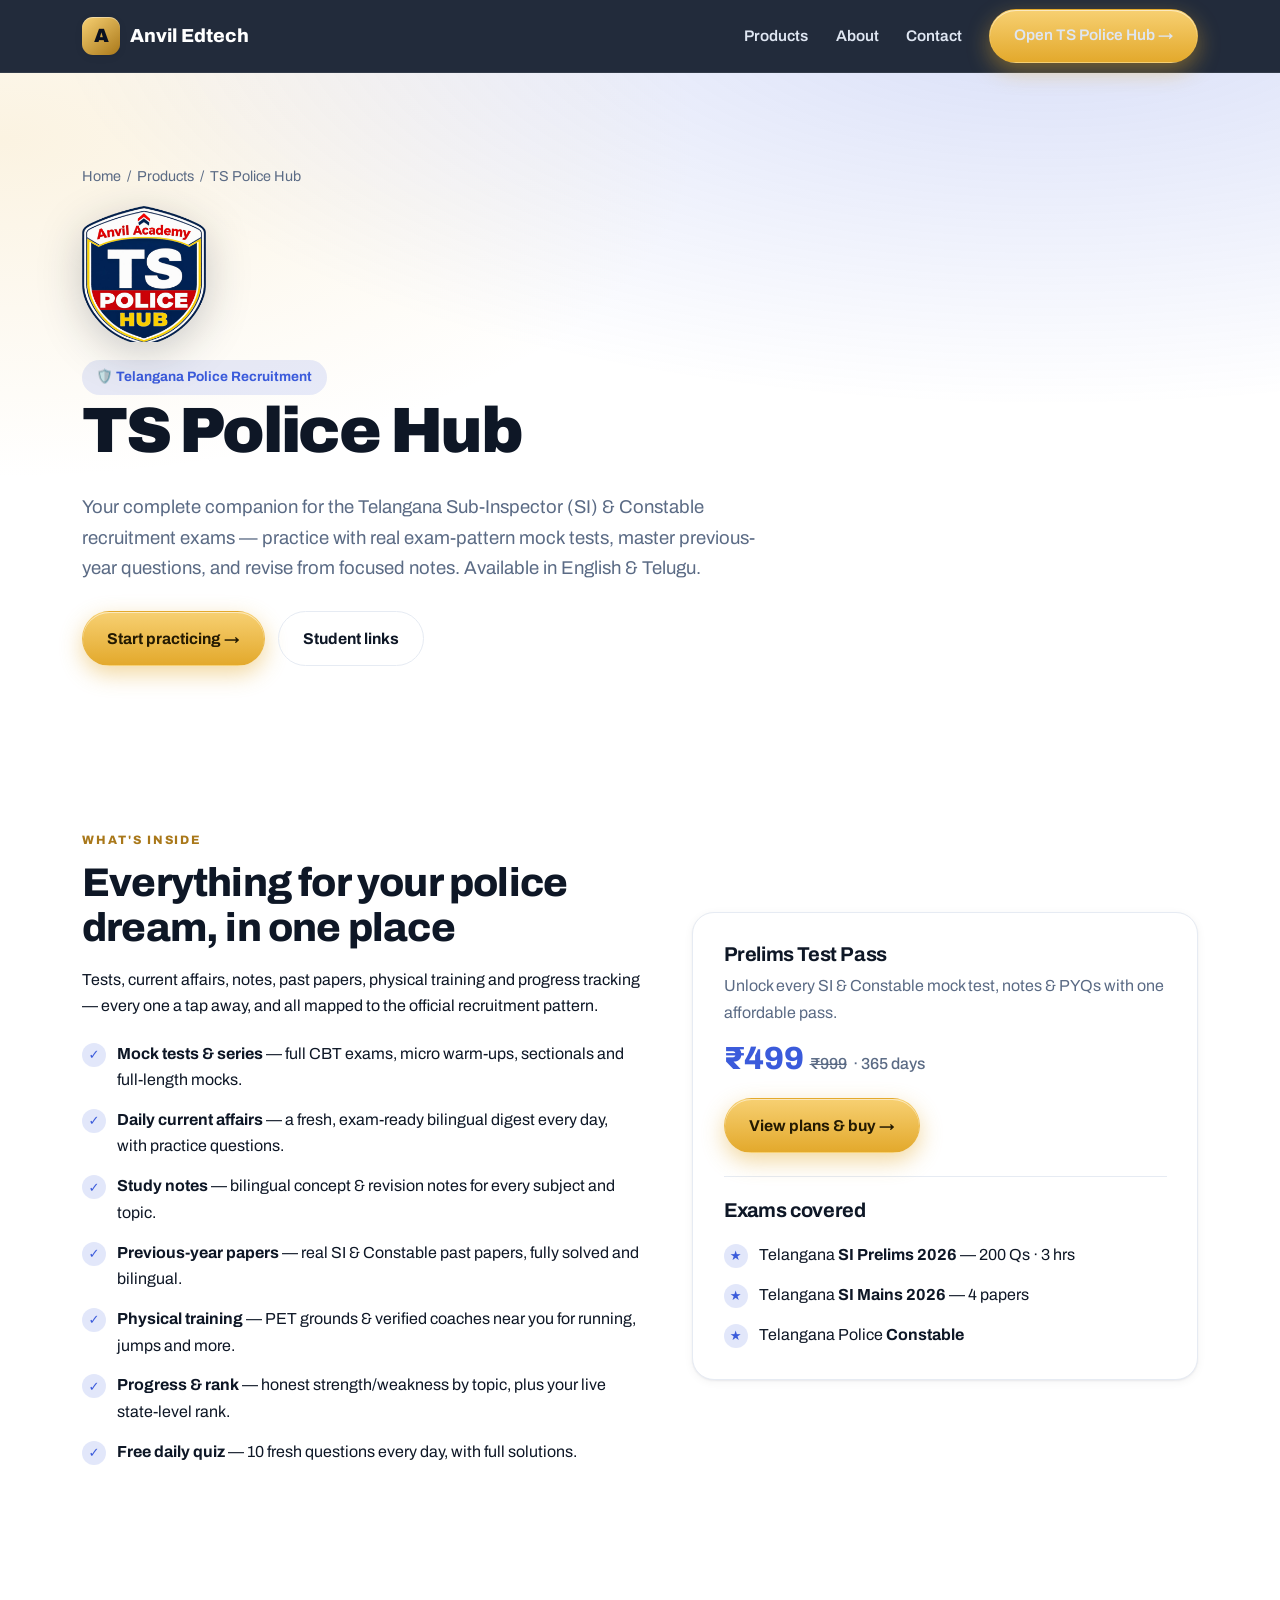
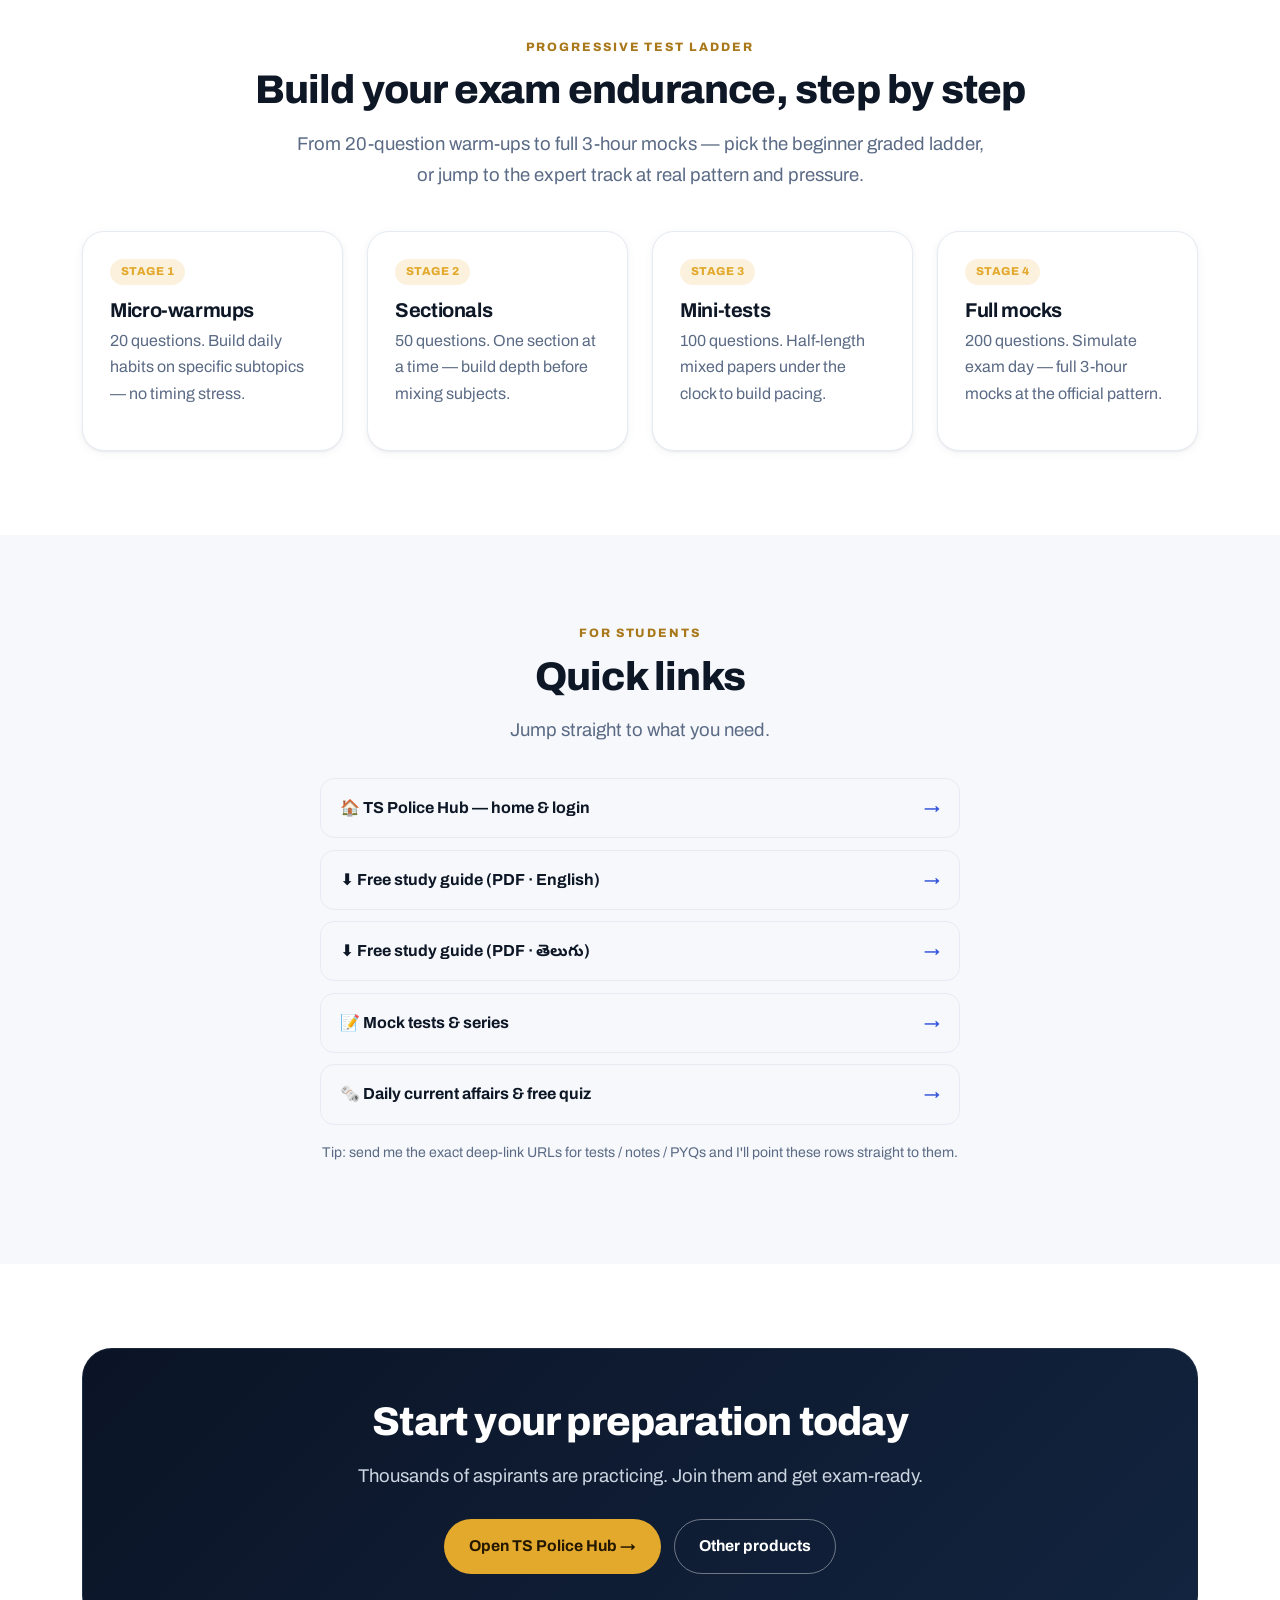
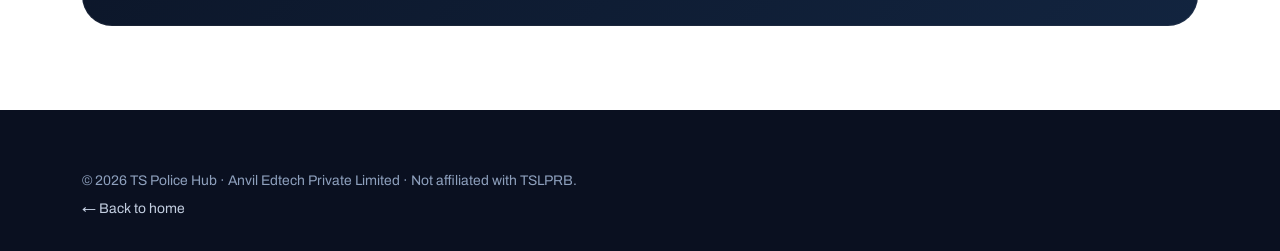
<file: products/ts-police-hub.html>
<!DOCTYPE html>
<html lang="en">
<head>
  <meta charset="UTF-8" />
  <meta name="viewport" content="width=device-width, initial-scale=1.0" />
  <title>TS Police Hub — Telangana SI &amp; Constable Exam Prep | Anvil Edtech</title>
  <meta name="description" content="TS Police Hub by Anvil Edtech: mock tests, previous-year questions and study notes for the Telangana SI & Constable exams, in English & Telugu." />
  <link rel="canonical" href="https://anviledtech.com/products/ts-police-hub.html" />
  <meta name="theme-color" content="#0b1220" />
  <meta property="og:type" content="website" />
  <meta property="og:site_name" content="Anvil Edtech" />
  <meta property="og:title" content="TS Police Hub — Telangana SI & Constable Exam Prep" />
  <meta property="og:description" content="Bilingual mock tests, previous-year papers, notes, physical training and live rank analytics for the Telangana SI & Constable exams." />
  <meta property="og:url" content="https://anviledtech.com/products/ts-police-hub.html" />
  <meta property="og:image" content="https://anviledtech.com/assets/img/laptop-learning.jpg" />
  <meta name="twitter:card" content="summary_large_image" />
  <meta name="twitter:image" content="https://anviledtech.com/assets/img/laptop-learning.jpg" />
  <link rel="preconnect" href="https://fonts.googleapis.com" />
  <link rel="preconnect" href="https://fonts.gstatic.com" crossorigin />
  <link href="https://fonts.googleapis.com/css2?family=Archivo:wght@400;500;600;700;800;900&family=Noto+Sans+Telugu:wght@400;600;700&display=swap" rel="stylesheet" />
  <link rel="stylesheet" href="../assets/css/style.css?v=5" />
  <link rel="icon" href="data:image/svg+xml,%3Csvg xmlns='http://www.w3.org/2000/svg' viewBox='0 0 100 100'%3E%3Crect width='100' height='100' rx='22' fill='%230a1020'/%3E%3Ctext x='50' y='70' font-size='60' font-family='sans-serif' font-weight='bold' fill='%23e8b23a' text-anchor='middle'%3EA%3C/text%3E%3C/svg%3E" />
</head>
<body>

  <header class="site-header">
    <div class="container nav">
      <a href="../index.html" class="brand">
        <span class="logo-mark">A</span><span>Anvil Edtech</span>
      </a>
      <button class="nav-toggle" aria-label="Toggle menu" id="navToggle">&#9776;</button>
      <ul class="nav-links" id="navLinks">
        <li><a href="../index.html#products">Products</a></li>
        <li><a href="../index.html#about">About</a></li>
        <li><a href="../index.html#contact">Contact</a></li>
        <li><a href="https://tspolicehub.com/" class="btn btn-primary" target="_blank" rel="noopener">Open TS Police Hub &rarr;</a></li>
      </ul>
    </div>
  </header>

  <!-- HERO -->
  <section class="hero">
    <div class="container">
      <p class="breadcrumb"><a href="../index.html">Home</a> &nbsp;/&nbsp; Products &nbsp;/&nbsp; TS Police Hub</p>
      <img class="product-logo" src="../assets/img/ts-police-hub-logo.png" alt="TS Police Hub logo" width="118" />
      <span class="tag">🛡️ Telangana Police Recruitment</span>
      <h1>TS Police Hub</h1>
      <p class="lead">Your complete companion for the Telangana Sub-Inspector (SI) &amp; Constable recruitment exams — practice with real exam-pattern mock tests, master previous-year questions, and revise from focused notes. Available in English &amp; Telugu.</p>
      <div class="hero-actions">
        <a href="https://tspolicehub.com/" class="btn btn-primary" target="_blank" rel="noopener">Start practicing &rarr;</a>
        <a href="#student-links" class="btn btn-ghost">Student links</a>
      </div>
    </div>
  </section>

  <!-- FEATURES -->
  <section class="section">
    <div class="container split">
      <div>
        <p class="eyebrow">What's inside</p>
        <h2>Everything for your police dream, in one place</h2>
        <p>Tests, current affairs, notes, past papers, physical training and progress tracking — every one a tap away, and all mapped to the official recruitment pattern.</p>
        <ul class="features">
          <li><span class="check">✓</span><span><strong>Mock tests &amp; series</strong> — full CBT exams, micro warm-ups, sectionals and full-length mocks.</span></li>
          <li><span class="check">✓</span><span><strong>Daily current affairs</strong> — a fresh, exam-ready bilingual digest every day, with practice questions.</span></li>
          <li><span class="check">✓</span><span><strong>Study notes</strong> — bilingual concept &amp; revision notes for every subject and topic.</span></li>
          <li><span class="check">✓</span><span><strong>Previous-year papers</strong> — real SI &amp; Constable past papers, fully solved and bilingual.</span></li>
          <li><span class="check">✓</span><span><strong>Physical training</strong> — PET grounds &amp; verified coaches near you for running, jumps and more.</span></li>
          <li><span class="check">✓</span><span><strong>Progress &amp; rank</strong> — honest strength/weakness by topic, plus your live state-level rank.</span></li>
          <li><span class="check">✓</span><span><strong>Free daily quiz</strong> — 10 fresh questions every day, with full solutions.</span></li>
        </ul>
      </div>
      <div class="panel">
        <h3 class="mt-0">Prelims Test Pass</h3>
        <p style="color: var(--muted); margin-bottom: 0.4rem;">Unlock every SI &amp; Constable mock test, notes &amp; PYQs with one affordable pass.</p>
        <p style="font-size: 2rem; font-weight: 800; margin: 0.2rem 0;">
          <span style="color: var(--indigo);">₹499</span>
          <span style="font-size: 1rem; color: var(--muted); text-decoration: line-through; font-weight: 500;">₹999</span>
          <span style="font-size: 1rem; color: var(--muted); font-weight: 500;">· 365 days</span>
        </p>
        <a href="https://tspolicehub.com/" class="btn btn-primary" target="_blank" rel="noopener" style="margin-top: 0.6rem;">View plans &amp; buy &rarr;</a>
        <hr style="border: 0; border-top: 1px solid var(--border); margin: 1.4rem 0;" />
        <h3 class="mt-0">Exams covered</h3>
        <ul class="features">
          <li><span class="check">★</span><span>Telangana <strong>SI Prelims 2026</strong> — 200 Qs · 3 hrs</span></li>
          <li><span class="check">★</span><span>Telangana <strong>SI Mains 2026</strong> — 4 papers</span></li>
          <li><span class="check">★</span><span>Telangana Police <strong>Constable</strong></span></li>
        </ul>
      </div>
    </div>
  </section>

  <!-- TRAINING LADDER -->
  <section class="section">
    <div class="container">
      <div class="center" style="margin-bottom: 2.5rem;">
        <p class="eyebrow">Progressive Test Ladder</p>
        <h2>Build your exam endurance, step by step</h2>
        <p class="lead">From 20-question warm-ups to full 3-hour mocks — pick the beginner graded ladder, or jump to the expert track at real pattern and pressure.</p>
      </div>
      <div class="grid grid-4">
        <div class="card"><span class="pill">Stage 1</span><h3>Micro-warmups</h3><p>20 questions. Build daily habits on specific subtopics — no timing stress.</p></div>
        <div class="card"><span class="pill">Stage 2</span><h3>Sectionals</h3><p>50 questions. One section at a time — build depth before mixing subjects.</p></div>
        <div class="card"><span class="pill">Stage 3</span><h3>Mini-tests</h3><p>100 questions. Half-length mixed papers under the clock to build pacing.</p></div>
        <div class="card"><span class="pill">Stage 4</span><h3>Full mocks</h3><p>200 questions. Simulate exam day — full 3-hour mocks at the official pattern.</p></div>
      </div>
    </div>
  </section>

  <!-- STUDENT LINKS -->
  <section class="section section-alt" id="student-links">
    <div class="container">
      <div class="center" style="margin-bottom: 2rem;">
        <p class="eyebrow">For Students</p>
        <h2>Quick links</h2>
        <p class="lead">Jump straight to what you need.</p>
      </div>
      <div style="max-width: 640px; margin: 0 auto;">
        <ul class="link-list">
          <li><a href="https://tspolicehub.com/" target="_blank" rel="noopener"><span>🏠 TS Police Hub — home &amp; login</span><span class="arrow">&rarr;</span></a></li>
          <li><a href="https://tspolicehub.com/guides/ts-police-hub-guide-en.pdf" target="_blank" rel="noopener"><span>⬇️ Free study guide (PDF · English)</span><span class="arrow">&rarr;</span></a></li>
          <li><a href="https://tspolicehub.com/guides/ts-police-hub-guide-te.pdf" target="_blank" rel="noopener"><span>⬇️ Free study guide (PDF · తెలుగు)</span><span class="arrow">&rarr;</span></a></li>
          <li><a href="https://tspolicehub.com/" target="_blank" rel="noopener"><span>📝 Mock tests &amp; series</span><span class="arrow">&rarr;</span></a></li>
          <li><a href="https://tspolicehub.com/" target="_blank" rel="noopener"><span>🗞️ Daily current affairs &amp; free quiz</span><span class="arrow">&rarr;</span></a></li>
        </ul>
        <p style="text-align: center; color: var(--muted); font-size: 0.88rem; margin-top: 1rem;">Tip: send me the exact deep-link URLs for tests / notes / PYQs and I'll point these rows straight to them.</p>
      </div>
    </div>
  </section>

  <!-- CTA -->
  <section class="section">
    <div class="container">
      <div class="cta-band">
        <h2>Start your preparation today</h2>
        <p class="lead">Thousands of aspirants are practicing. Join them and get exam-ready.</p>
        <div class="hero-actions" style="justify-content: center;">
          <a href="https://tspolicehub.com/" class="btn btn-accent" target="_blank" rel="noopener">Open TS Police Hub &rarr;</a>
          <a href="../index.html#products" class="btn btn-ghost" style="color:#fff;border-color:rgba(255,255,255,0.4);">Other products</a>
        </div>
      </div>
    </div>
  </section>

  <footer class="site-footer">
    <div class="container">
      <div class="footer-bottom" style="border: 0; margin: 0; padding: 0;">
        <span>&copy; <span id="year"></span> TS Police Hub · Anvil Edtech Private Limited · Not affiliated with TSLPRB.</span>
        <span><a href="../index.html">&larr; Back to home</a></span>
      </div>
    </div>
  </footer>

  <script src="../assets/js/main.js"></script>
</body>
</html>
</file>
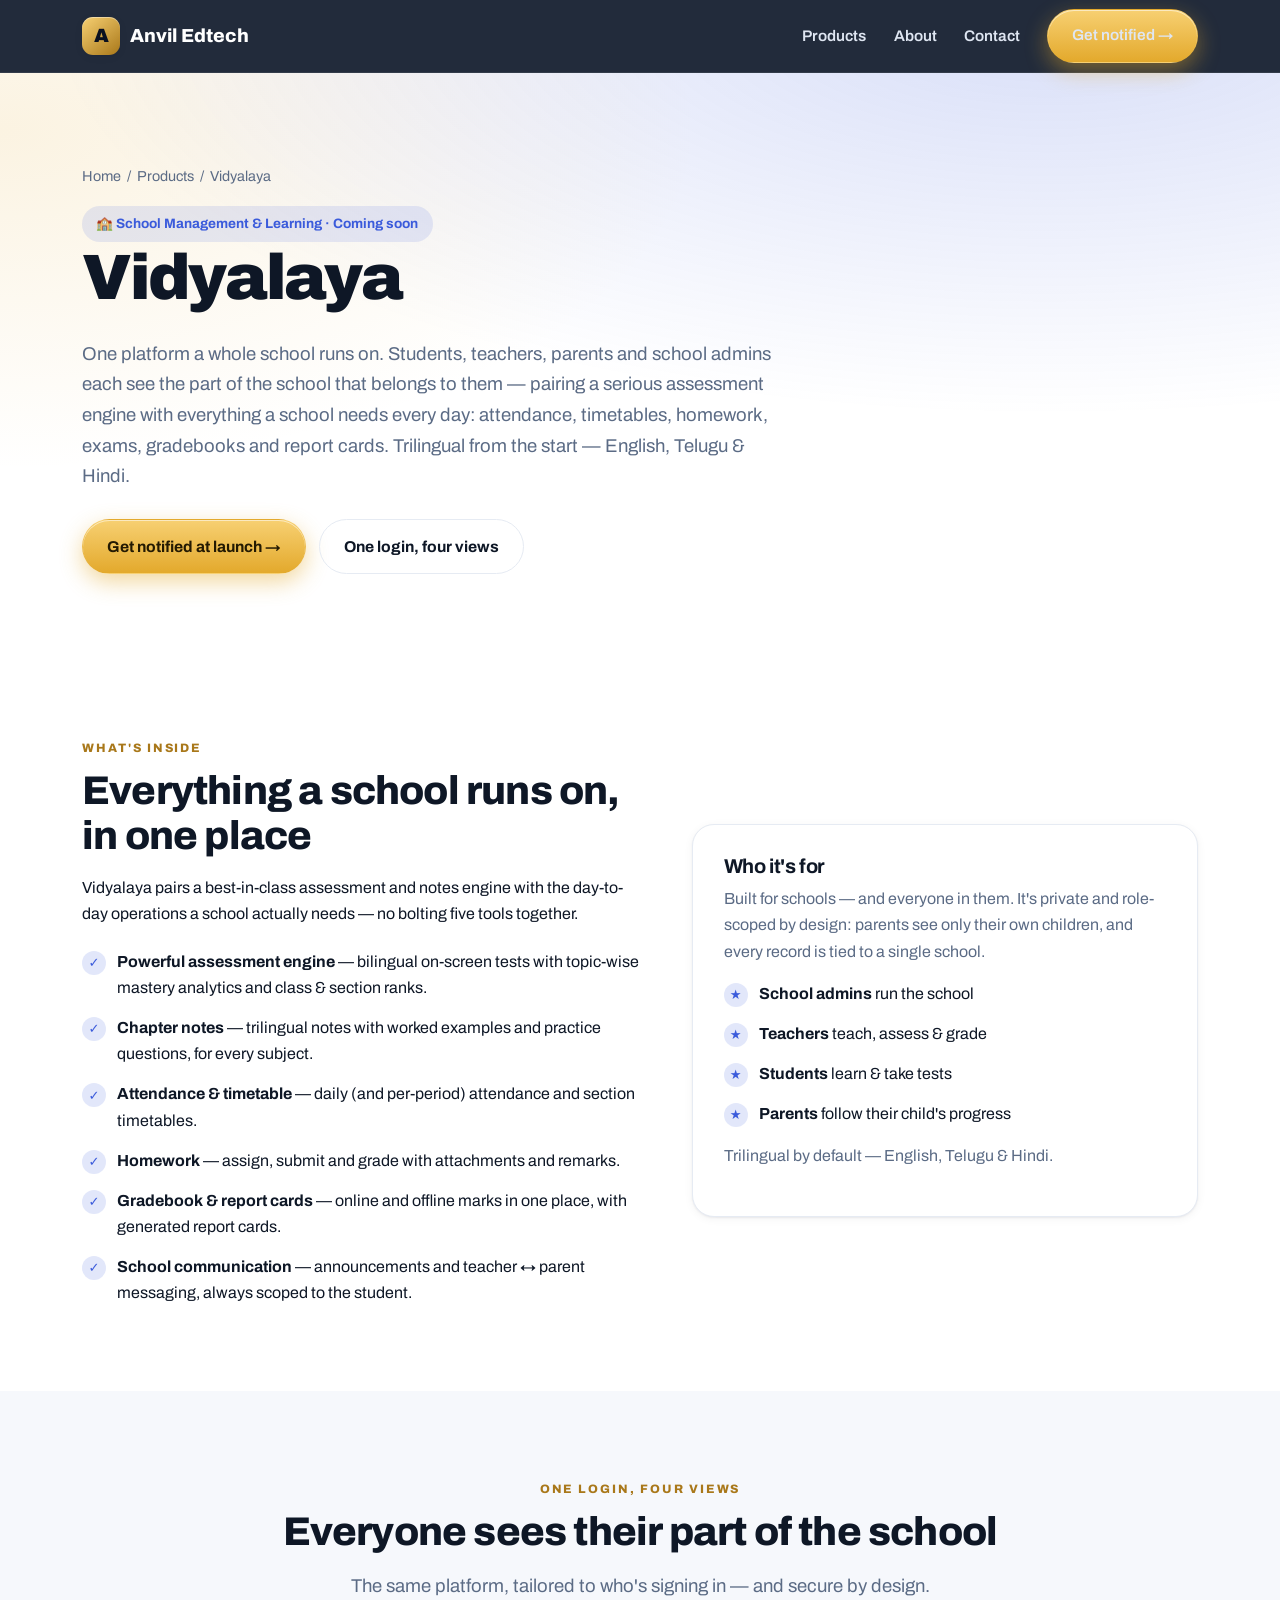
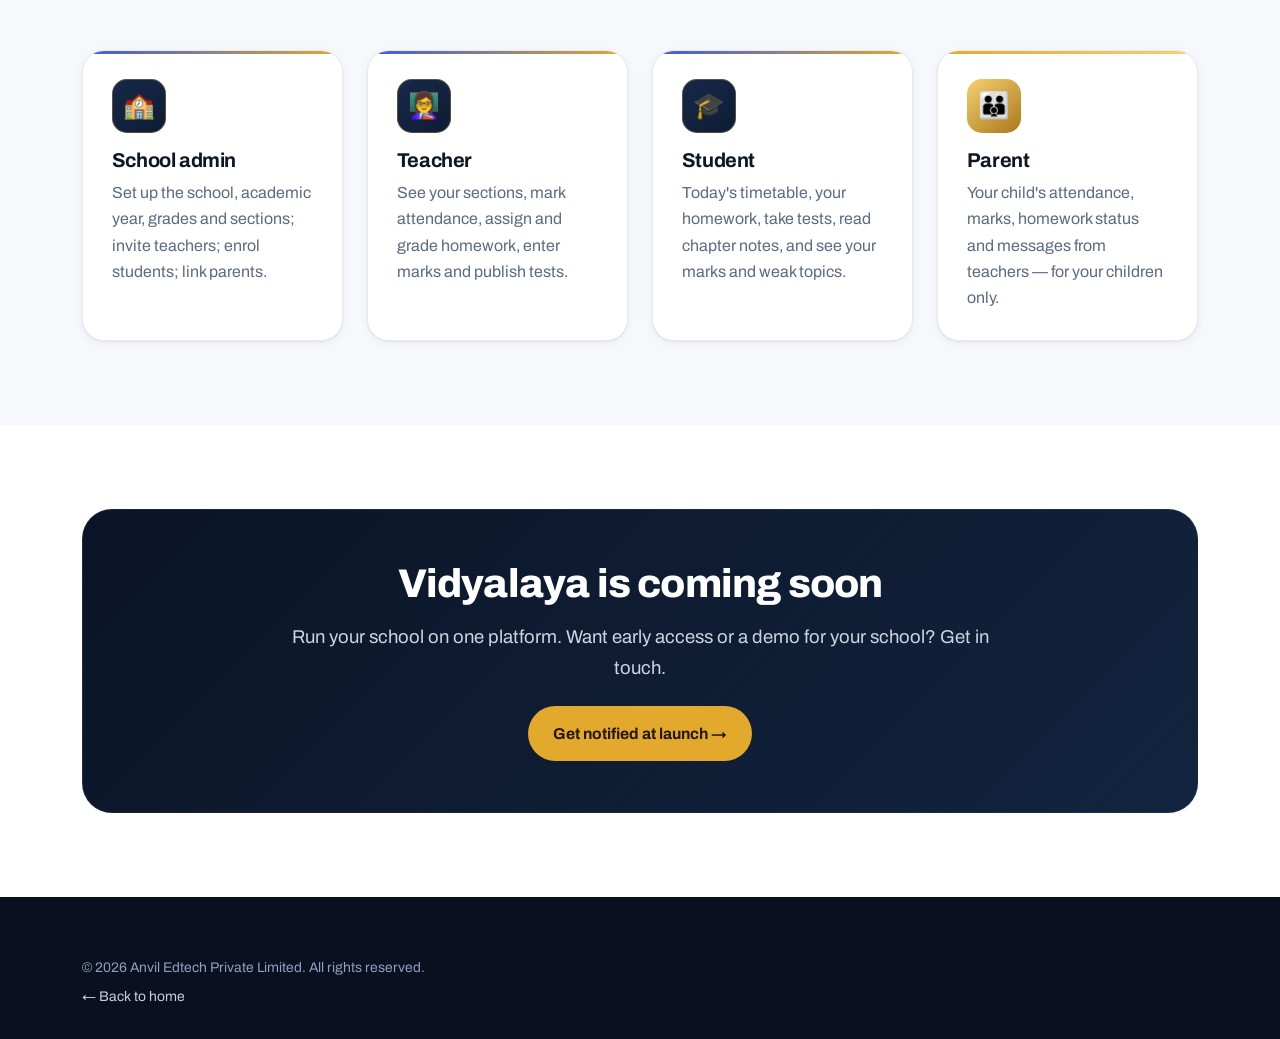
<file: products/vidyalaya.html>
<!DOCTYPE html>
<html lang="en">
<head>
  <meta charset="UTF-8" />
  <meta name="viewport" content="width=device-width, initial-scale=1.0" />
  <title>Vidyalaya | Anvil Edtech</title>
  <meta name="description" content="Vidyalaya by Anvil Edtech — an all-in-one school management & learning platform: attendance, timetables, homework, exams, gradebooks, report cards and a powerful bilingual assessment engine, for students, teachers, parents and admins." />
  <link rel="canonical" href="https://anviledtech.com/products/vidyalaya.html" />
  <meta name="theme-color" content="#0b1220" />
  <meta property="og:type" content="website" />
  <meta property="og:site_name" content="Anvil Edtech" />
  <meta property="og:title" content="Vidyalaya | Anvil Edtech" />
  <meta property="og:url" content="https://anviledtech.com/products/vidyalaya.html" />
  <meta property="og:image" content="https://anviledtech.com/assets/img/classroom.jpg" />
  <meta name="twitter:card" content="summary_large_image" />
  <meta name="twitter:image" content="https://anviledtech.com/assets/img/classroom.jpg" />
  <link rel="preconnect" href="https://fonts.googleapis.com" />
  <link rel="preconnect" href="https://fonts.gstatic.com" crossorigin />
  <link href="https://fonts.googleapis.com/css2?family=Archivo:wght@400;500;600;700;800;900&family=Noto+Sans+Telugu:wght@400;600;700&display=swap" rel="stylesheet" />
  <link rel="stylesheet" href="../assets/css/style.css?v=5" />
  <link rel="icon" href="data:image/svg+xml,%3Csvg xmlns='http://www.w3.org/2000/svg' viewBox='0 0 100 100'%3E%3Crect width='100' height='100' rx='22' fill='%230a1020'/%3E%3Ctext x='50' y='70' font-size='60' font-family='sans-serif' font-weight='bold' fill='%23e8b23a' text-anchor='middle'%3EA%3C/text%3E%3C/svg%3E" />
</head>
<body>

  <header class="site-header">
    <div class="container nav">
      <a href="../index.html" class="brand">
        <span class="logo-mark">A</span><span>Anvil Edtech</span>
      </a>
      <button class="nav-toggle" aria-label="Toggle menu" id="navToggle">&#9776;</button>
      <ul class="nav-links" id="navLinks">
        <li><a href="../index.html#products">Products</a></li>
        <li><a href="../index.html#about">About</a></li>
        <li><a href="../index.html#contact">Contact</a></li>
        <li><a href="../index.html#contact" class="btn btn-primary">Get notified &rarr;</a></li>
      </ul>
    </div>
  </header>

  <!-- HERO -->
  <section class="hero">
    <div class="container">
      <p class="breadcrumb"><a href="../index.html">Home</a> &nbsp;/&nbsp; Products &nbsp;/&nbsp; Vidyalaya</p>
      <span class="tag">🏫 School Management &amp; Learning · Coming soon</span>
      <h1>Vidyalaya</h1>
      <p class="lead">One platform a whole school runs on. Students, teachers, parents and school admins each see the part of the school that belongs to them — pairing a serious assessment engine with everything a school needs every day: attendance, timetables, homework, exams, gradebooks and report cards. Trilingual from the start — English, Telugu &amp; Hindi.</p>
      <div class="hero-actions">
        <a href="../index.html#contact" class="btn btn-primary">Get notified at launch &rarr;</a>
        <a href="#roles" class="btn btn-ghost">One login, four views</a>
      </div>
    </div>
  </section>

  <!-- FEATURES -->
  <section class="section">
    <div class="container split">
      <div>
        <p class="eyebrow">What's inside</p>
        <h2>Everything a school runs on, in one place</h2>
        <p>Vidyalaya pairs a best-in-class assessment and notes engine with the day-to-day operations a school actually needs — no bolting five tools together.</p>
        <ul class="features">
          <li><span class="check">✓</span><span><strong>Powerful assessment engine</strong> — bilingual on-screen tests with topic-wise mastery analytics and class &amp; section ranks.</span></li>
          <li><span class="check">✓</span><span><strong>Chapter notes</strong> — trilingual notes with worked examples and practice questions, for every subject.</span></li>
          <li><span class="check">✓</span><span><strong>Attendance &amp; timetable</strong> — daily (and per-period) attendance and section timetables.</span></li>
          <li><span class="check">✓</span><span><strong>Homework</strong> — assign, submit and grade with attachments and remarks.</span></li>
          <li><span class="check">✓</span><span><strong>Gradebook &amp; report cards</strong> — online and offline marks in one place, with generated report cards.</span></li>
          <li><span class="check">✓</span><span><strong>School communication</strong> — announcements and teacher ↔ parent messaging, always scoped to the student.</span></li>
        </ul>
      </div>
      <div class="panel">
        <h3 class="mt-0">Who it's for</h3>
        <p style="color: var(--muted);">Built for schools — and everyone in them. It's private and role-scoped by design: parents see only their own children, and every record is tied to a single school.</p>
        <ul class="features" style="margin-top: 1rem;">
          <li><span class="check">★</span><span><strong>School admins</strong> run the school</span></li>
          <li><span class="check">★</span><span><strong>Teachers</strong> teach, assess &amp; grade</span></li>
          <li><span class="check">★</span><span><strong>Students</strong> learn &amp; take tests</span></li>
          <li><span class="check">★</span><span><strong>Parents</strong> follow their child's progress</span></li>
        </ul>
        <p style="color: var(--muted); margin-top: 1rem;">Trilingual by default — English, Telugu &amp; Hindi.</p>
      </div>
    </div>
  </section>

  <!-- ROLES -->
  <section class="section section-alt" id="roles">
    <div class="container">
      <div class="section-head center">
        <p class="eyebrow">One login, four views</p>
        <h2>Everyone sees their part of the school</h2>
        <p class="lead">The same platform, tailored to who's signing in — and secure by design.</p>
      </div>
      <div class="grid grid-4">
        <div class="vcard reveal"><div class="vicon">🏫</div><h3>School admin</h3><p>Set up the school, academic year, grades and sections; invite teachers; enrol students; link parents.</p></div>
        <div class="vcard reveal"><div class="vicon">👩‍🏫</div><h3>Teacher</h3><p>See your sections, mark attendance, assign and grade homework, enter marks and publish tests.</p></div>
        <div class="vcard reveal"><div class="vicon">🎓</div><h3>Student</h3><p>Today's timetable, your homework, take tests, read chapter notes, and see your marks and weak topics.</p></div>
        <div class="vcard accent reveal"><div class="vicon">👪</div><h3>Parent</h3><p>Your child's attendance, marks, homework status and messages from teachers — for your children only.</p></div>
      </div>
    </div>
  </section>

  <!-- CTA -->
  <section class="section">
    <div class="container">
      <div class="cta-band reveal">
        <h2>Vidyalaya is coming soon</h2>
        <p class="lead">Run your school on one platform. Want early access or a demo for your school? Get in touch.</p>
        <div class="hero-actions" style="justify-content: center; margin-top: 1.4rem;">
          <a class="btn btn-accent" href="../index.html#contact">Get notified at launch &rarr;</a>
        </div>
      </div>
    </div>
  </section>

  <footer class="site-footer">
    <div class="container">
      <div class="footer-bottom" style="border: 0; margin: 0; padding: 0;">
        <span>&copy; <span id="year"></span> Anvil Edtech Private Limited. All rights reserved.</span>
        <span><a href="../index.html">&larr; Back to home</a></span>
      </div>
    </div>
  </footer>

  <script src="../assets/js/main.js"></script>
</body>
</html>
</file>
<file: assets/css/style.css>
/* ==========================================================================
   Anvil Edtech — design system
   Re-theme the whole site by editing the tokens in :root.
   ========================================================================== */

:root {
  /* Brand palette — navy + gold (Anvil brand family) */
  --navy: #0a1020;
  --navy-2: #0f1b30;
  --indigo: #3b5bdb;       /* deep blue, secondary only */
  --indigo-2: #4c6ef5;
  --indigo-dark: #2f4bc0;
  --gold: #e3a92c;
  --gold-2: #f7d072;
  --gold-deep: #a9781a;
  --crimson: #c62b2b;
  --accent: #e3a92c;       /* accent === gold */
  --accent-2: #f7d072;

  /* Neutrals (light) */
  --bg: #ffffff;
  --bg-alt: #f6f8fc;
  --card: #ffffff;
  --border: #e6ebf3;
  --text: #0e1726;
  --muted: #5b6b85;

  /* Shape, motion, type */
  --radius: 14px;
  --radius-lg: 22px;
  --radius-xl: 30px;
  --shadow-sm: 0 1px 2px rgba(14, 23, 38, .06), 0 2px 10px rgba(14, 23, 38, .05);
  --shadow-md: 0 10px 30px rgba(14, 23, 38, .10);
  --shadow-lg: 0 26px 60px rgba(14, 23, 38, .18);
  --ring: 0 0 0 4px color-mix(in srgb, var(--indigo) 18%, transparent);
  --maxw: 1160px;
  --font-body: "Archivo", "Noto Sans Telugu", system-ui, -apple-system, "Segoe UI", Roboto, sans-serif;
  --font-head: "Archivo", var(--font-body);
}

@media (prefers-color-scheme: dark) {
  :root {
    --bg: #0a1120;
    --bg-alt: #0e1729;
    --card: #121d33;
    --border: #22304b;
    --text: #e8eef9;
    --muted: #9fb0cd;
    --shadow-sm: 0 1px 2px rgba(0,0,0,.4);
    --shadow-md: 0 10px 30px rgba(0,0,0,.45);
    --shadow-lg: 0 26px 60px rgba(0,0,0,.55);
  }
}

/* ---------- Reset ---------- */
* { box-sizing: border-box; }
html { scroll-behavior: smooth; -webkit-text-size-adjust: 100%; }
body {
  margin: 0;
  font-family: var(--font-body);
  color: var(--text);
  background: var(--bg);
  line-height: 1.65;
  -webkit-font-smoothing: antialiased;
}
img { max-width: 100%; display: block; }
a { color: var(--indigo); text-decoration: none; }
a:hover { color: var(--indigo-dark); }
h1, h2, h3, h4 { font-family: var(--font-head); line-height: 1.12; letter-spacing: -0.02em; margin: 0 0 .4em; font-weight: 800; }
h1 { font-size: clamp(2.2rem, 5.6vw, 4rem); font-weight: 900; letter-spacing: -0.035em; }
h2 { font-size: clamp(1.7rem, 3.6vw, 2.5rem); }
h3 { font-size: 1.25rem; font-weight: 700; }
p { margin: 0 0 1rem; }

.container { width: 100%; max-width: var(--maxw); margin: 0 auto; padding: 0 22px; }
.section { padding: 84px 0; }
.section-sm { padding: 56px 0; }
.section-alt { background: var(--bg-alt); }
.eyebrow {
  display: inline-block; text-transform: uppercase; letter-spacing: .16em;
  font-size: .76rem; font-weight: 800; color: var(--gold-deep); margin-bottom: .7rem;
}
.lead { font-size: 1.16rem; color: var(--muted); max-width: 64ch; }
.center { text-align: center; }
.center .lead { margin-inline: auto; }
.section-head { max-width: 720px; margin: 0 auto 3rem; }

/* ---------- Buttons ---------- */
.btn {
  display: inline-flex; align-items: center; gap: .5rem;
  padding: .85rem 1.5rem; border-radius: 999px; font-weight: 700; font-size: .98rem;
  font-family: var(--font-head); cursor: pointer; border: 1.5px solid transparent;
  transition: transform .15s ease, box-shadow .15s ease, background .15s ease, color .15s ease, border-color .15s ease;
}
.btn:hover { transform: translateY(-2px); }
.btn-primary {
  background: linear-gradient(180deg, var(--gold-2), var(--gold));
  color: #241a02;
  box-shadow: 0 8px 22px color-mix(in srgb, var(--gold) 45%, transparent), inset 0 1px 0 rgba(255,255,255,.55);
}
.btn-primary:hover {
  background: linear-gradient(180deg, #ffdd88, var(--gold-deep)); color: #241a02;
  box-shadow: 0 14px 34px color-mix(in srgb, var(--gold) 58%, transparent), inset 0 1px 0 rgba(255,255,255,.65);
}
.btn-accent { background: var(--accent); color: #241800; }
.btn-accent:hover { background: var(--accent-2); color: #241800; }
.btn-ghost { background: transparent; color: var(--text); border-color: var(--border); }
.btn-ghost:hover { border-color: var(--indigo); color: var(--indigo); }
.btn-light { background: #fff; color: var(--navy); }
.btn-light:hover { background: #eef1f8; color: var(--navy); }
.btn-outline-light { background: transparent; color: #fff; border-color: rgba(255,255,255,.4); }
.btn-outline-light:hover { border-color: #fff; color: #fff; }

/* ---------- Header / Nav ---------- */
.site-header {
  position: sticky; top: 0; z-index: 50;
  background: color-mix(in srgb, #0b1426 90%, transparent);
  backdrop-filter: saturate(160%) blur(14px);
  border-bottom: 1px solid rgba(255,255,255,.08);
}
.nav { display: flex; align-items: center; justify-content: space-between; height: 72px; }
.brand { display: flex; align-items: center; gap: .6rem; font-family: var(--font-head); font-weight: 800; font-size: 1.18rem; color: #fff; }
.brand:hover { color: #fff; }
.brand .logo-mark {
  width: 38px; height: 38px; border-radius: 11px;
  background: linear-gradient(140deg, var(--gold-2), var(--gold-deep));
  display: grid; place-items: center; color: var(--navy); font-weight: 900; font-size: 1.2rem;
  box-shadow: var(--shadow-sm), inset 0 1px 0 rgba(255,255,255,.4);
}
.nav-links { display: flex; align-items: center; gap: 1.7rem; list-style: none; margin: 0; padding: 0; }
.nav-links a { color: #dfe6f2; font-weight: 600; font-size: .96rem; }
.nav-links a:hover { color: var(--gold-2); }
.nav-toggle { display: none; background: none; border: 0; cursor: pointer; font-size: 1.5rem; color: #fff; }

@media (max-width: 820px) {
  .nav-toggle { display: block; }
  .nav-links {
    position: absolute; top: 72px; left: 0; right: 0; flex-direction: column;
    align-items: flex-start; gap: 0; background: #0b1426; border-bottom: 1px solid rgba(255,255,255,.08);
    padding: .5rem 22px 1.1rem; display: none;
  }
  .nav-links.open { display: flex; }
  .nav-links li { width: 100%; }
  .nav-links a { display: block; padding: .75rem 0; width: 100%; }
}

/* ---------- Hero (dark, product-first) ---------- */
.hero-dark {
  position: relative; overflow: hidden; color: #e7edf7;
  background:
    radial-gradient(1000px 560px at 80% -25%, color-mix(in srgb, var(--gold) 13%, transparent), transparent 62%),
    linear-gradient(180deg, #0b1426 0%, #0e1d36 100%);
  padding: 96px 0 92px;
}
.hero-dark::before {
  content: ""; position: absolute; inset: 0; pointer-events: none; opacity: .5;
  background-image: radial-gradient(rgba(255,255,255,.06) 1px, transparent 1px);
  background-size: 22px 22px; mask-image: linear-gradient(180deg, #000, transparent 70%);
}
.hero-dark .container { position: relative; z-index: 1; }
.hero-dark h1 { color: #fff; }
.hero-dark .lead { color: #b9c6df; }
.tag {
  display: inline-flex; align-items: center; gap: .5rem; padding: .4rem .9rem; border-radius: 999px;
  font-weight: 700; font-size: .85rem; font-family: var(--font-head);
}
.hero-dark .tag { background: color-mix(in srgb, var(--gold) 14%, rgba(255,255,255,.05)); color: var(--gold-2); border: 1px solid color-mix(in srgb, var(--gold) 36%, transparent); }
.hero-actions { display: flex; flex-wrap: wrap; gap: .8rem; margin-top: 1.7rem; }
.hero-metrics { display: flex; flex-wrap: wrap; gap: 2.2rem; margin-top: 2.6rem; }
.hero-metrics .kpi .n { font-family: var(--font-head); font-size: 1.6rem; font-weight: 800; color: #fff; }
.hero-metrics .kpi .l { font-size: .86rem; color: #9fb0cd; }

/* Legacy light hero (kept for inner pages) */
.hero {
  position: relative; padding: 92px 0 76px;
  background:
    radial-gradient(1000px 400px at 82% -10%, color-mix(in srgb, var(--indigo) 20%, transparent), transparent),
    radial-gradient(700px 340px at 0% 10%, color-mix(in srgb, var(--accent) 14%, transparent), transparent);
}
.hero .tag { background: color-mix(in srgb, var(--indigo) 12%, transparent); color: var(--indigo); }
.breadcrumb { font-size: .9rem; color: var(--muted); margin-bottom: 1.1rem; }
.breadcrumb a { color: var(--muted); }

/* ---------- Grids ---------- */
.grid { display: grid; gap: 1.5rem; }
.grid-4 { grid-template-columns: repeat(4, 1fr); }
.grid-3 { grid-template-columns: repeat(3, 1fr); }
.grid-2 { grid-template-columns: repeat(2, 1fr); }
@media (max-width: 980px) { .grid-4 { grid-template-columns: repeat(2, 1fr); } .grid-3 { grid-template-columns: repeat(2, 1fr); } }
@media (max-width: 640px) { .grid-4, .grid-3, .grid-2 { grid-template-columns: 1fr; } }

/* ---------- Cards ---------- */
.card {
  background: var(--card); color: var(--text); border: 1px solid var(--border); border-radius: var(--radius-lg);
  padding: 1.7rem; box-shadow: var(--shadow-sm); display: flex; flex-direction: column;
  transition: transform .18s ease, box-shadow .18s ease, border-color .18s ease;
}
.card h3 { color: var(--text); }
.card:hover { transform: translateY(-6px); box-shadow: var(--shadow-lg); border-color: color-mix(in srgb, var(--indigo) 46%, var(--border)); }
.card .icon {
  width: 50px; height: 50px; border-radius: 13px; display: grid; place-items: center;
  font-size: 1.55rem; margin-bottom: 1rem; background: color-mix(in srgb, var(--indigo) 12%, transparent);
}
.card h3 { margin-bottom: .4rem; }
.card p { color: var(--muted); flex: 1; }
.card .pill {
  display: inline-block; font-size: .72rem; font-weight: 800; letter-spacing: .05em; text-transform: uppercase;
  color: var(--accent); background: color-mix(in srgb, var(--accent) 16%, transparent);
  padding: .22rem .65rem; border-radius: 999px; margin-bottom: .9rem; align-self: flex-start;
}
.card .pill.indigo { color: var(--indigo); background: color-mix(in srgb, var(--indigo) 14%, transparent); }
.card-actions { display: flex; flex-wrap: wrap; gap: .6rem; margin-top: 1.3rem; }

/* Product card with image top */
.pcard { padding: 0; overflow: hidden; }
.pcard .card-media { position: relative; aspect-ratio: 16/9; overflow: hidden; background: var(--bg-alt); }
.pcard .card-media img { width: 100%; height: 100%; object-fit: cover; transition: transform .4s ease; }
.pcard:hover .card-media img { transform: scale(1.05); }
.pcard .card-media .pill { position: absolute; top: 14px; left: 14px; margin: 0; box-shadow: var(--shadow-sm); }
.pcard .card-body { padding: 1.6rem; display: flex; flex-direction: column; flex: 1; }
.pcard .card-body p { color: var(--muted); flex: 1; }

/* Value / mission cards */
.vcard { position: relative; overflow: hidden; background: var(--card); border: 1px solid var(--border); border-radius: var(--radius-lg); padding: 1.8rem; box-shadow: var(--shadow-sm); transition: transform .18s ease, box-shadow .18s ease, border-color .18s ease; }
.vcard::before { content: ""; position: absolute; top: 0; left: 0; right: 0; height: 3px; background: linear-gradient(90deg, var(--indigo), var(--accent)); }
.vcard.accent::before { background: linear-gradient(90deg, var(--accent), var(--accent-2)); }
.vcard:hover { transform: translateY(-5px); box-shadow: var(--shadow-md); border-color: color-mix(in srgb, var(--indigo) 40%, var(--border)); }
.vcard .vicon {
  width: 54px; height: 54px; border-radius: 15px; display: grid; place-items: center; font-size: 1.6rem;
  margin-bottom: 1rem; color: #fff; background: linear-gradient(140deg, #17294a, #0e1c34);
  box-shadow: inset 0 0 0 1px color-mix(in srgb, var(--gold) 34%, transparent);
}
.vcard.accent .vicon { background: linear-gradient(140deg, var(--gold-2), var(--gold-deep)); color: #241800; box-shadow: none; }
.vcard p { color: var(--muted); margin-bottom: 0; }

/* ---------- Bento grid ---------- */
.bento { display: grid; gap: 1.15rem; grid-template-columns: repeat(4, 1fr); grid-auto-rows: minmax(150px, auto); }
.bento-cell {
  position: relative; overflow: hidden; border-radius: var(--radius-lg);
  background: var(--card); border: 1px solid var(--border); box-shadow: var(--shadow-sm);
  padding: 1.5rem; display: flex; flex-direction: column; justify-content: flex-start; gap: .5rem;
  transition: transform .2s ease, box-shadow .2s ease, border-color .2s ease;
}
.bento-cell:hover { transform: translateY(-4px); box-shadow: var(--shadow-md); border-color: color-mix(in srgb, var(--gold) 42%, var(--border)); }
.bento-cell .b-ic { font-size: 1.7rem; }
.bento-cell h3 { margin: 0; font-size: 1.08rem; }
.bento-cell p { margin: 0; color: var(--muted); font-size: .92rem; }
.bento-cell .big-n { font-family: var(--font-head); font-weight: 900; font-size: 1.9rem; color: var(--gold-deep); letter-spacing: -.02em; line-height: 1; }
.bento-lg { grid-column: span 2; grid-row: span 2; justify-content: space-between; }
.bento-wide { grid-column: span 2; flex-direction: row; align-items: center; gap: 1rem; justify-content: flex-start; }
.bento-wide .b-ic { flex: none; }
.bento-cell.dark {
  background: linear-gradient(155deg, #0d1a30, #0a1220); color: #e7edf7; border-color: rgba(255,255,255,.09);
}
.bento-cell.dark .eyebrow { color: var(--gold-2); }
.bento-cell.dark h3 { color: #fff; font-size: clamp(1.4rem, 2.6vw, 1.9rem); }
.bento-cell.dark p { color: #aebbd4; }
.bento-cell.dark::after {
  content: ""; position: absolute; width: 300px; height: 300px; right: -80px; top: -90px; border-radius: 50%;
  background: radial-gradient(circle, color-mix(in srgb, var(--gold) 24%, transparent), transparent 70%); pointer-events: none;
}
.bento-lg .bento-metrics { display: flex; flex-wrap: wrap; gap: 1.4rem; margin-top: 1.5rem; padding-top: 1.4rem; border-top: 1px solid rgba(255,255,255,.1); }
.bento-lg .bento-metrics .bm b { display: block; font-family: var(--font-head); font-weight: 900; font-size: 1.5rem; color: var(--gold-2); }
.bento-lg .bento-metrics .bm span { font-size: .78rem; color: #9fb0cd; text-transform: uppercase; letter-spacing: .1em; }
@media (max-width: 860px) { .bento { grid-template-columns: repeat(2, 1fr); grid-auto-rows: auto; } .bento-lg { grid-column: span 2; grid-row: span 1; } .bento-wide { grid-column: span 2; } }
@media (max-width: 560px) { .bento { grid-template-columns: 1fr; grid-auto-rows: auto; } .bento-lg, .bento-wide { grid-column: span 1; } .bento-wide { flex-direction: column; align-items: flex-start; } }

/* ---------- Feature list ---------- */
.features { list-style: none; margin: 1.3rem 0 0; padding: 0; display: grid; gap: .85rem; }
.features li { display: flex; gap: .7rem; align-items: flex-start; }
.features .check {
  flex: none; width: 24px; height: 24px; border-radius: 50%;
  background: color-mix(in srgb, var(--indigo) 15%, transparent); color: var(--indigo);
  display: grid; place-items: center; font-size: .82rem; font-weight: 800; margin-top: 2px;
}

/* ---------- Split / showcase ---------- */
.split { display: grid; grid-template-columns: 1.05fr .95fr; gap: 3.2rem; align-items: center; }
@media (max-width: 860px) { .split { grid-template-columns: 1fr; gap: 2rem; } }
.split.reverse .split-media { order: -1; }
@media (max-width: 860px) { .split.reverse .split-media { order: 0; } }
.panel { background: var(--card); border: 1px solid var(--border); border-radius: var(--radius-lg); padding: 1.9rem; box-shadow: var(--shadow-sm); }

/* Media frame */
.media-frame { border-radius: var(--radius-xl); overflow: hidden; box-shadow: var(--shadow-lg); position: relative; }
.media-frame img { width: 100%; height: 100%; object-fit: cover; display: block; }
.media-frame.tall { aspect-ratio: 4/5; }
.media-frame.wide { aspect-ratio: 3/2; }
.media-badge {
  position: absolute; left: 18px; bottom: 18px; background: color-mix(in srgb, var(--card) 92%, transparent);
  backdrop-filter: blur(6px); border: 1px solid var(--border); border-radius: 14px; padding: .7rem 1rem;
  box-shadow: var(--shadow-md); display: flex; align-items: center; gap: .6rem; font-weight: 700; font-size: .9rem;
}
.media-badge .dot { width: 10px; height: 10px; border-radius: 50%; background: #22c55e; box-shadow: 0 0 0 4px color-mix(in srgb, #22c55e 25%, transparent); }

/* ---------- KPI row ---------- */
.kpis { display: grid; grid-template-columns: repeat(4, 1fr); gap: 1.2rem; }
@media (max-width: 640px) { .kpis { grid-template-columns: repeat(2, 1fr); } }
.kpi-card { text-align: center; padding: 1.4rem 1rem; background: var(--card); border: 1px solid var(--border); border-radius: var(--radius); box-shadow: var(--shadow-sm); }
.kpi-card { transition: transform .18s ease, box-shadow .18s ease, border-color .18s ease; }
.kpi-card:hover { transform: translateY(-4px); box-shadow: var(--shadow-md); border-color: color-mix(in srgb, var(--gold) 45%, var(--border)); }
.kpi-card .n { font-family: var(--font-head); font-size: 2rem; font-weight: 900; color: var(--gold-deep); letter-spacing: -.02em; }
.kpi-card .l { color: var(--muted); font-size: .9rem; }

/* ---------- Link list ---------- */
.link-list { list-style: none; margin: 0; padding: 0; display: grid; gap: .7rem; }
.link-list a {
  display: flex; align-items: center; justify-content: space-between; padding: 1rem 1.2rem;
  border: 1px solid var(--border); border-radius: var(--radius); background: var(--bg-alt); color: var(--text);
  font-weight: 700; transition: border-color .15s ease, transform .15s ease;
}
.link-list a:hover { border-color: var(--indigo); transform: translateX(4px); color: var(--text); }
.link-list a .arrow { color: var(--indigo); }

/* ---------- Image band (CTA over photo) ---------- */
.band { position: relative; overflow: hidden; border-radius: 0; }
.band .band-img { position: absolute; inset: 0; }
.band .band-img img { width: 100%; height: 100%; object-fit: cover; }
.band .band-overlay { position: absolute; inset: 0; background: linear-gradient(120deg, rgba(9,15,28,.92), rgba(17,29,54,.82)); }
.band .container { position: relative; padding-block: 96px; text-align: center; color: #fff; }
.band h2 { color: #fff; }
.band .lead { color: #dbe3f4; margin-inline: auto; }

/* ---------- CTA band (solid) ---------- */
.cta-band { background: linear-gradient(135deg, #0b1426, #12243f); color: #fff; border-radius: var(--radius-xl); padding: 3.2rem; text-align: center; border: 1px solid rgba(255,255,255,.06); }
.cta-band h2 { color: #fff; }
.cta-band .lead { color: #cbd5e1; margin-inline: auto; }

/* ---------- Footer ---------- */
.site-footer { background: var(--navy); color: #c3cee0; padding: 60px 0 30px; }
.site-footer a { color: #c3cee0; }
.site-footer a:hover { color: #fff; }
.footer-grid { display: grid; grid-template-columns: 1.6fr 1fr 1fr 1fr; gap: 2rem; }
@media (max-width: 760px) { .footer-grid { grid-template-columns: 1fr 1fr; gap: 1.6rem; } }
@media (max-width: 460px) { .footer-grid { grid-template-columns: 1fr; } }
.footer-grid h4 { color: #fff; font-size: .95rem; margin: 0 0 .9rem; }
.footer-links { list-style: none; margin: 0; padding: 0; display: grid; gap: .55rem; }
.socials { display: flex; gap: .6rem; margin-top: 1rem; }
.socials a {
  width: 38px; height: 38px; border-radius: 10px; display: grid; place-items: center;
  background: rgba(255,255,255,.08); border: 1px solid rgba(255,255,255,.12);
}
.socials a:hover { background: var(--indigo); border-color: var(--indigo); }
.socials svg { width: 18px; height: 18px; fill: #fff; }
.footer-bottom {
  border-top: 1px solid rgba(255,255,255,.1); margin-top: 36px; padding-top: 22px;
  display: flex; flex-direction: column; gap: .35rem; font-size: .87rem; color: #8ea0bd;
}

/* ---------- Utility ---------- */
.mt-0 { margin-top: 0; }
.reveal { opacity: 0; transform: translateY(18px); transition: opacity .6s ease, transform .6s ease; }
.reveal.in { opacity: 1; transform: none; }
@media (prefers-reduced-motion: reduce) { .reveal { opacity: 1; transform: none; transition: none; } }

/* ---------- Product logo ---------- */
.product-logo { width: 124px; height: auto; margin-bottom: 1.1rem; filter: drop-shadow(0 10px 22px rgba(14,23,38,.22)); }

/* ---------- Brand panel (logo-forward product cards) ---------- */
.pcard .card-media.brand-panel {
  display: grid; place-items: center; padding: 1.7rem; position: relative; overflow: hidden;
  background:
    radial-gradient(135% 130% at 50% -20%, color-mix(in srgb, var(--indigo) 34%, #0c1526), #0a1322 70%);
}
.pcard .card-media.brand-panel::after {
  content: ""; position: absolute; inset: 0; pointer-events: none;
  background:
    radial-gradient(58% 46% at 50% 42%, rgba(255,255,255,.12), transparent 72%),
    radial-gradient(rgba(255,255,255,.05) 1px, transparent 1px);
  background-size: auto, 18px 18px;
}
.pcard .card-media.brand-panel img.brand-logo {
  position: relative; z-index: 1; width: auto; height: 78%; max-height: 152px;
  object-fit: contain; filter: drop-shadow(0 14px 28px rgba(0,0,0,.48));
  transition: transform .45s cubic-bezier(.2,.7,.3,1);
}
.pcard:hover .card-media.brand-panel img.brand-logo { transform: scale(1.07) translateY(-2px); }
.card-media.brand-panel .pill {
  background: rgba(255,255,255,.16); color: #eafff2; border: 1px solid rgba(255,255,255,.22);
  backdrop-filter: blur(6px); box-shadow: none;
}
.live-dot {
  display: inline-block; width: 7px; height: 7px; border-radius: 50%; background: #34d399;
  margin-right: 5px; vertical-align: middle; box-shadow: 0 0 0 3px color-mix(in srgb, #34d399 32%, transparent);
  animation: livepulse 2s ease-in-out infinite;
}
@keyframes livepulse { 0%,100% { box-shadow: 0 0 0 3px color-mix(in srgb,#34d399 32%,transparent);} 50% { box-shadow: 0 0 0 6px color-mix(in srgb,#34d399 6%,transparent);} }

/* ---------- Gradient text ---------- */
.grad-text {
  background: linear-gradient(100deg, #ffffff 0%, var(--gold-2) 52%, var(--gold) 108%);
  -webkit-background-clip: text; background-clip: text; color: transparent;
}

/* ---------- Hero stat strip ---------- */
.hero-strip {
  display: flex; flex-wrap: wrap; gap: 1rem 2.4rem; justify-content: center;
  margin-top: 2.6rem; padding-top: 1.9rem; border-top: 1px solid rgba(255,255,255,.12);
}
.hero-strip .hs { display: flex; align-items: center; gap: .55rem; color: #aebbd4; font-weight: 600; font-size: .92rem; }
.hero-strip .hs b { color: #fff; font-family: var(--font-head); }
.hero-strip .hs .ic {
  display: grid; place-items: center; width: 26px; height: 26px; border-radius: 8px;
  background: rgba(255,255,255,.08); border: 1px solid rgba(255,255,255,.12); font-size: .85rem;
}

/* ---------- Big animated hero stat counters ---------- */
.hero-stats {
  display: flex; flex-wrap: wrap; justify-content: center; gap: 1.4rem 3rem;
  margin-top: 2.8rem; padding-top: 2.2rem; border-top: 1px solid rgba(255,255,255,.12);
}
.hero-stats .hstat { text-align: center; min-width: 118px; }
.hero-stats .num {
  display: block; font-family: var(--font-head); font-weight: 900; letter-spacing: -.03em;
  font-size: clamp(1.9rem, 4.4vw, 2.9rem); line-height: 1.05;
  background: linear-gradient(180deg, #ffffff 0%, var(--gold-2) 70%, var(--gold) 100%);
  -webkit-background-clip: text; background-clip: text; color: transparent;
  text-shadow: 0 2px 20px color-mix(in srgb, var(--gold) 22%, transparent);
}
.hero-stats .lbl {
  display: block; margin-top: .3rem; font-size: .78rem; font-weight: 700; letter-spacing: .14em;
  text-transform: uppercase; color: #9fb0cd;
}
</file>
<file: assets/css/leads.css>
/* Anvil Edtech — institute/school sales pages: languages, steps, demo form, WhatsApp button. */

.lang-row { display: flex; flex-wrap: wrap; gap: .5rem; margin-top: 1.2rem; }
.lang-row span {
  border: 1.5px solid color-mix(in srgb, var(--gold) 55%, transparent);
  border-radius: 999px; padding: .25rem .8rem; font-size: .95rem;
  font-family: "Nirmala UI", "Noto Sans", var(--font-body);
}
.hero-dark .lang-row span { color: #fff; }
.lang-row .any { background: var(--gold); color: #241800; border-color: var(--gold); font-weight: 700; }
.hero-dark .lang-row .any { color: #241800; }

.audience { display: grid; grid-template-columns: repeat(2, minmax(0, 1fr)); gap: 1.2rem; }
.audience .panel h3 { margin-top: 0; }
.audience ul { margin: .6rem 0 0; padding-left: 1.1rem; color: var(--muted); }
.audience li { margin: .3rem 0; }

.steps { display: grid; grid-template-columns: repeat(5, minmax(0, 1fr)); gap: .8rem; }
.step { background: var(--navy-2); color: #e8eef9; border-radius: var(--radius); padding: 1rem; }
.step b { display: block; color: var(--gold); margin-bottom: .3rem; }
.step:last-child { background: var(--gold); color: #241800; }
.step:last-child b { color: #241800; }

.proof { display: grid; grid-template-columns: repeat(3, minmax(0, 1fr)); gap: 1rem; }
.proof a { display: block; padding: 1rem 1.1rem; border: 1px solid var(--border); border-radius: var(--radius); background: var(--card); color: var(--text); text-decoration: none; }
.proof a:hover { border-color: var(--gold); }
.proof b { display: block; }
.proof span { color: var(--muted); font-size: .92rem; }

.demo-wrap { display: grid; grid-template-columns: 1fr 1.1fr; gap: 2rem; align-items: start; }
.demo-form { background: var(--card); border: 1px solid var(--border); border-radius: var(--radius-lg); padding: 1.4rem; box-shadow: var(--shadow-md); }
.demo-form .row { display: grid; grid-template-columns: 1fr 1fr; gap: .8rem; }
.demo-form label { display: block; font-size: .85rem; font-weight: 600; margin: .7rem 0 .3rem; color: var(--text); }
.demo-form input, .demo-form select, .demo-form textarea {
  width: 100%; padding: .7rem .8rem; border: 1px solid var(--border); border-radius: 10px;
  background: var(--bg); color: var(--text); font: inherit; font-size: 16px;
}
.demo-form input:focus, .demo-form select:focus, .demo-form textarea:focus { outline: none; box-shadow: var(--ring); border-color: var(--indigo); }
.demo-form button { width: 100%; margin-top: 1rem; justify-content: center; }
.demo-form .fine { font-size: .8rem; color: var(--muted); margin: .7rem 0 0; }
.form-status { margin: .8rem 0 0; font-weight: 600; font-size: .92rem; }
.form-status.ok { color: #1f8a4c; }
.form-status.err { color: var(--crimson); }
.contact-list { list-style: none; padding: 0; margin: 1.2rem 0 0; display: grid; gap: .6rem; }
.contact-list a { color: inherit; font-weight: 600; }

.wa-float {
  position: fixed; right: 18px; bottom: 18px; z-index: 50; width: 58px; height: 58px; border-radius: 50%;
  background: #25d366; display: grid; place-items: center; box-shadow: var(--shadow-lg);
}
.wa-float svg { width: 30px; height: 30px; fill: #fff; }

@media (max-width: 900px) {
  .steps { grid-template-columns: repeat(2, minmax(0, 1fr)); }
  .proof, .audience, .demo-wrap { grid-template-columns: 1fr; }
}
@media (max-width: 520px) {
  .demo-form .row { grid-template-columns: 1fr; }
  .steps { grid-template-columns: 1fr; }
}
</file>
